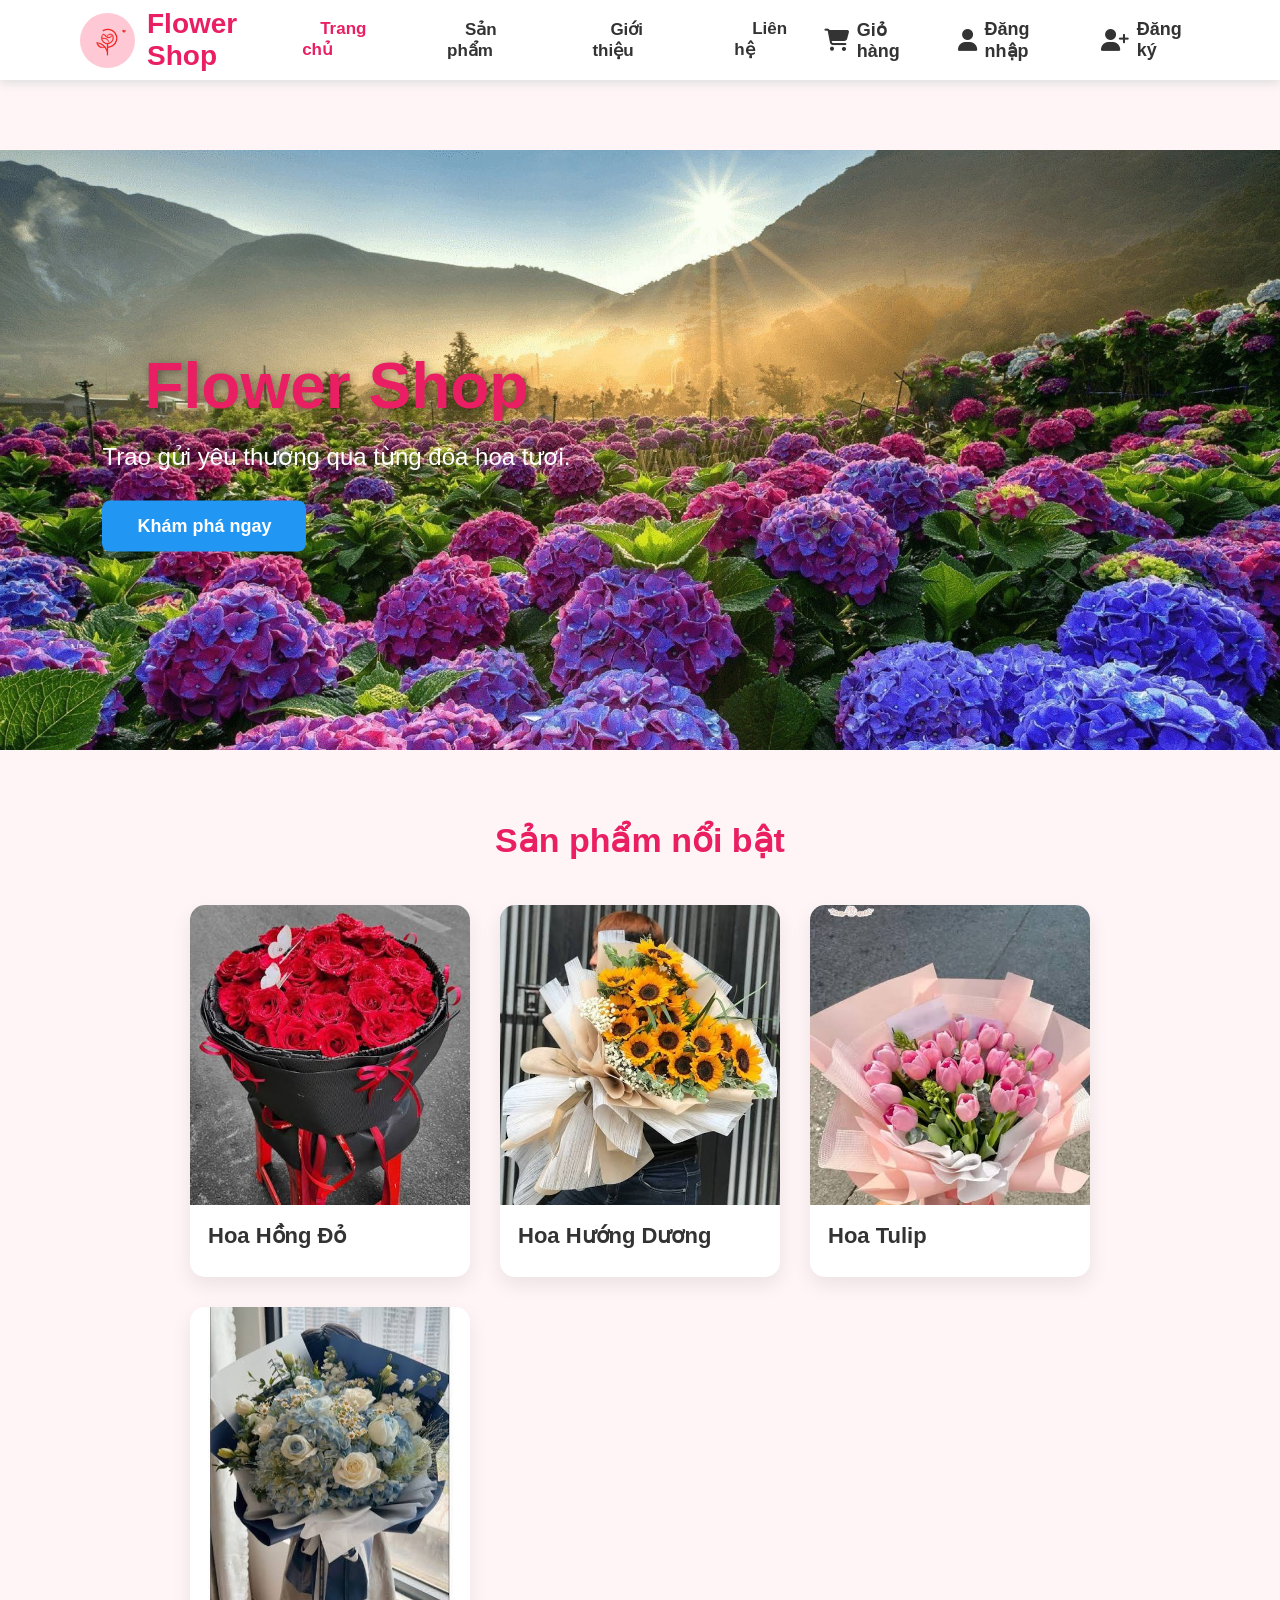
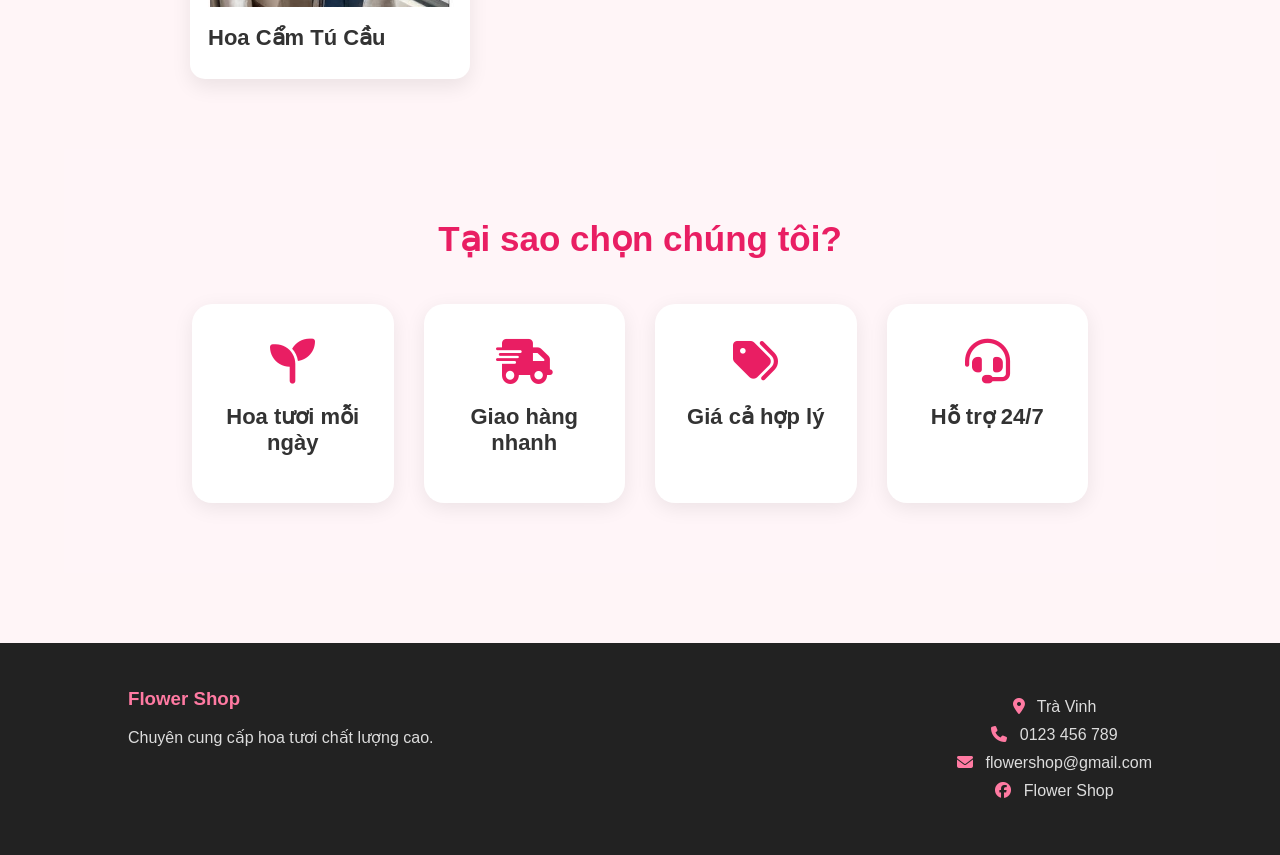
<file: index.html>
<!DOCTYPE html>
<html lang="vi">

<head>

    <meta charset="UTF-8">

    <meta name="viewport" content="width=device-width, initial-scale=1.0">

    <meta name="description" content="Website bán hoa Flower Shop">

    <title>Flower Shop</title>

    <link rel="stylesheet" href="css/trangindex.css">

    <link rel="stylesheet"
        href="https://cdnjs.cloudflare.com/ajax/libs/font-awesome/6.7.2/css/all.min.css">

</head>

<body>

    <!-- ================= HEADER ================= -->
<header>

    <div class="logo">

        <img src="assets/img/logo-shop-hoa-3.jpg">

        <h2>Flower Shop</h2>

    </div>


    <nav>

        <ul>

            <li>
                <a href="index.html" class="active">
                    Trang chủ
                </a>
            </li>


            <li>
                <a href="html/san-pham.html">
                    Sản phẩm
                </a>
            </li>


            <li>
                <a href="html/gioi-thieu.html">
                    Giới thiệu
                </a>
            </li>


            <li>
                <a href="html/lien-he.html">
                    Liên hệ
                </a>
            </li>

        </ul>

    </nav>



<div class="header-right">


    <a href="html/gio-hang.html">

        <i class="fa-solid fa-cart-shopping"></i>

        Giỏ hàng

    </a>



    <a href="html/dang-nhap.html">

        <i class="fa-solid fa-user"></i>

        Đăng nhập

    </a>



    <a href="html/dang-ky.html">

        <i class="fa-solid fa-user-plus"></i>

        Đăng ký

    </a>


</div>


</header>
    <!-- ================= BANNER ================= -->

    <section class="banner">

        <img src="assets/img/vuon-hoa-cam-tu-cau-banner.jpg"
            alt="Vườn hoa cẩm tú cầu">

        <div class="banner-content">

            <h1>Flower Shop</h1>

            <p>Trao gửi yêu thương qua từng đóa hoa tươi.</p>

            <a href="html/san-pham.html" class="btn-banner">

                Khám phá ngay

            </a>

        </div>

    </section>

    <section class="featured">

        <h2>Sản phẩm nổi bật</h2>

        <div class="product-list">

            <div class="product">

                <img src="assets/img/images.jpg" alt="Hoa Hồng Đỏ">

                <div class="product-content">

                    <h3> Hoa Hồng Đỏ</h3>

                
                 
                </div>

            </div>

            <div class="product">

                <img src="assets/img/images (1).jpg" alt="Hoa Hướng Dương">

                <div class="product-content">

                    <h3>Hoa Hướng Dương</h3>

                    

                
                </div>

            </div>

            <div class="product">

                <img src="assets/img/images (2).jpg" alt="Hoa Tulip">

                <div class="product-content">

                    <h3>Hoa Tulip</h3>

                   
                

                </div>

            </div>

            <div class="product">

                <img src="assets/img/images (3).jpg" alt="Hoa Cẩm Tú Cầu">

                <div class="product-content">

                    <h3>Hoa Cẩm Tú Cầu</h3>

                   

                </div>

            </div>

        </div>

    </section>

    <!-- ================= DỊCH VỤ ================= -->

    <section class="service">

        <h2>Tại sao chọn chúng tôi?</h2>

        <div class="service-list">

            <div class="box">

                <i class="fa-solid fa-seedling"></i>

                <h3>Hoa tươi mỗi ngày</h3>

            </div>

            <div class="box">

                <i class="fa-solid fa-truck-fast"></i>

                <h3>Giao hàng nhanh</h3>

            </div>

            <div class="box">

                <i class="fa-solid fa-tags"></i>

                <h3>Giá cả hợp lý</h3>

            </div>

            <div class="box">

                <i class="fa-solid fa-headset"></i>

                <h3>Hỗ trợ 24/7</h3>

            </div>

        </div>

    </section>

    <!-- ================= FOOTER ================= -->

    <footer>

        <div>

            <h3>Flower Shop</h3>

            <p>Chuyên cung cấp hoa tươi chất lượng cao.</p>

        </div>

        <div>

            <p>

                <i class="fa-solid fa-location-dot"></i>

                Trà Vinh

            </p>

            <p>

                <i class="fa-solid fa-phone"></i>

                0123 456 789

            </p>

            <p>

                <i class="fa-solid fa-envelope"></i>

                flowershop@gmail.com

            </p>

            <p>

                <i class="fa-brands fa-facebook"></i>

                Flower Shop

            </p>

        </div>

    </footer>

    <script src="js/data.js"></script>

    <script src="js/script.js"></script>

</body>

</html>
</file>
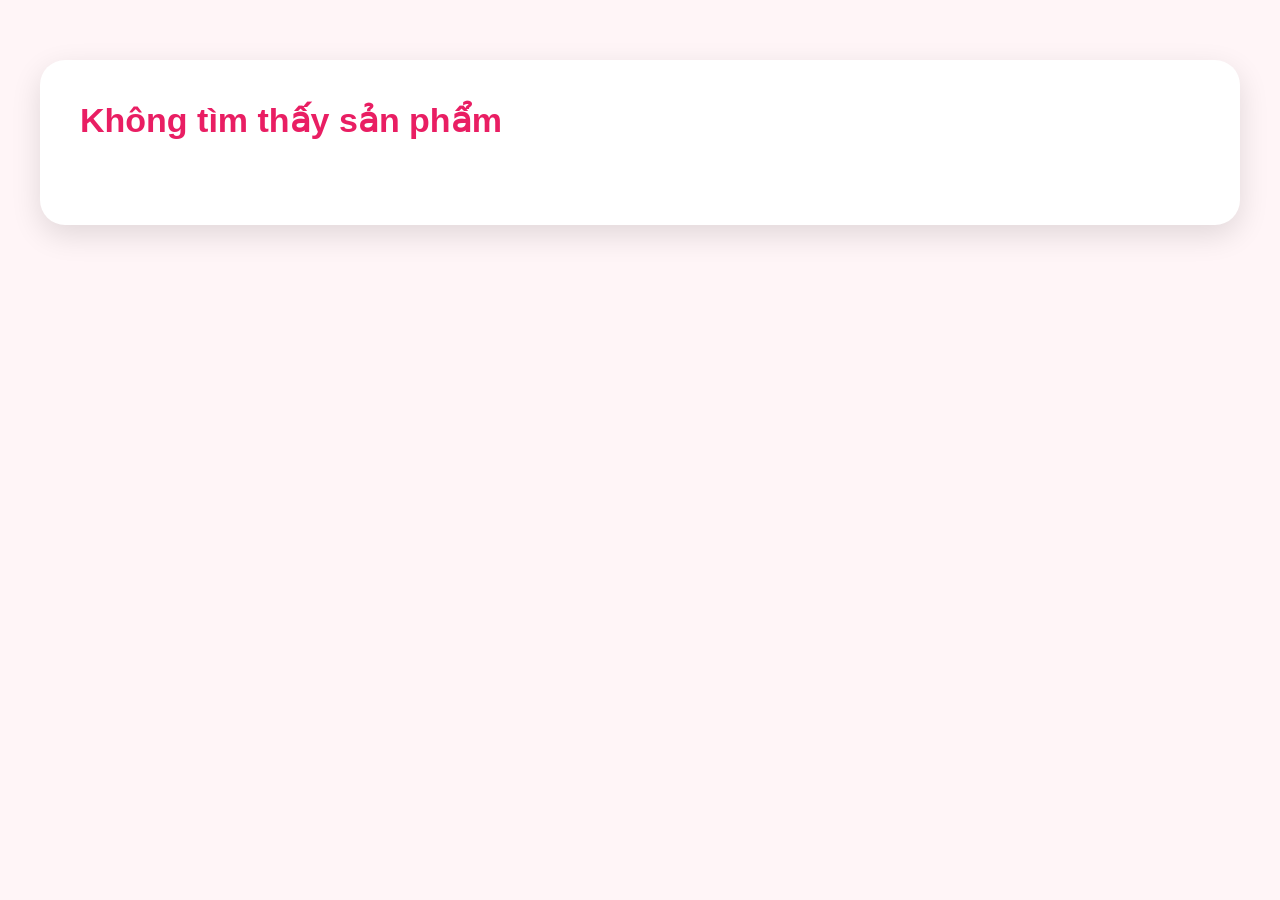
<file: html/chi-tiet.html>
<!DOCTYPE html>
<html lang="vi">

<head>

    <meta charset="UTF-8">

    <meta name="viewport" content="width=device-width, initial-scale=1.0">

    <title>Chi tiết sản phẩm | Flower Shop</title>


    <!-- CSS -->

    <link rel="stylesheet" href="../css/trangindex.css">


    <!-- Font Awesome -->

    <link rel="stylesheet"
          href="https://cdnjs.cloudflare.com/ajax/libs/font-awesome/6.7.2/css/all.min.css">

</head>


<body>


    <!-- CHI TIẾT SẢN PHẨM -->

    <section class="chi-tiet">


        <!-- Hình ảnh -->

        <div class="anh-hoa">

            <img id="anhSP" 
                 alt="Hình ảnh sản phẩm">

        </div>



        <!-- Thông tin -->

        <div class="thong-tin">


            <h1 id="tenSP"></h1>


            <h3 id="danhMuc"></h3>


            <div id="giaSP"></div>


         <p id="moTa"></p>
<div class="so-luong-mua">

    <span>Số lượng:</span>

    <button type="button" onclick="giamSoLuong()">-</button>

    <input
        type="number"
        id="soLuong"
        value="1"
        min="1"
        readonly>

    <button type="button" onclick="tangSoLuong()">+</button>

</div>
<div class="nut-chi-tiet">

    <button class="btn-gio" onclick="themGioHang()">

        <i class="fa-solid fa-cart-shopping"></i>

        Thêm vào giỏ hàng

    </button>

    <button class="btn-mua" onclick="muaNgay()">

        <i class="fa-solid fa-bag-shopping"></i>

        Mua ngay

    </button>

</div>
<!-- Nút quay lại -->

<a href="san-pham.html" class="btn-quay-lai">

    <i class="fa-solid fa-arrow-left"></i>

    Quay về sản phẩm

</a>
    </section>





    <!-- JAVASCRIPT -->

    <script src="../js/data.js"></script>

    <script src="../js/chi-tiet.js"></script>


</body>

</html>
</file>
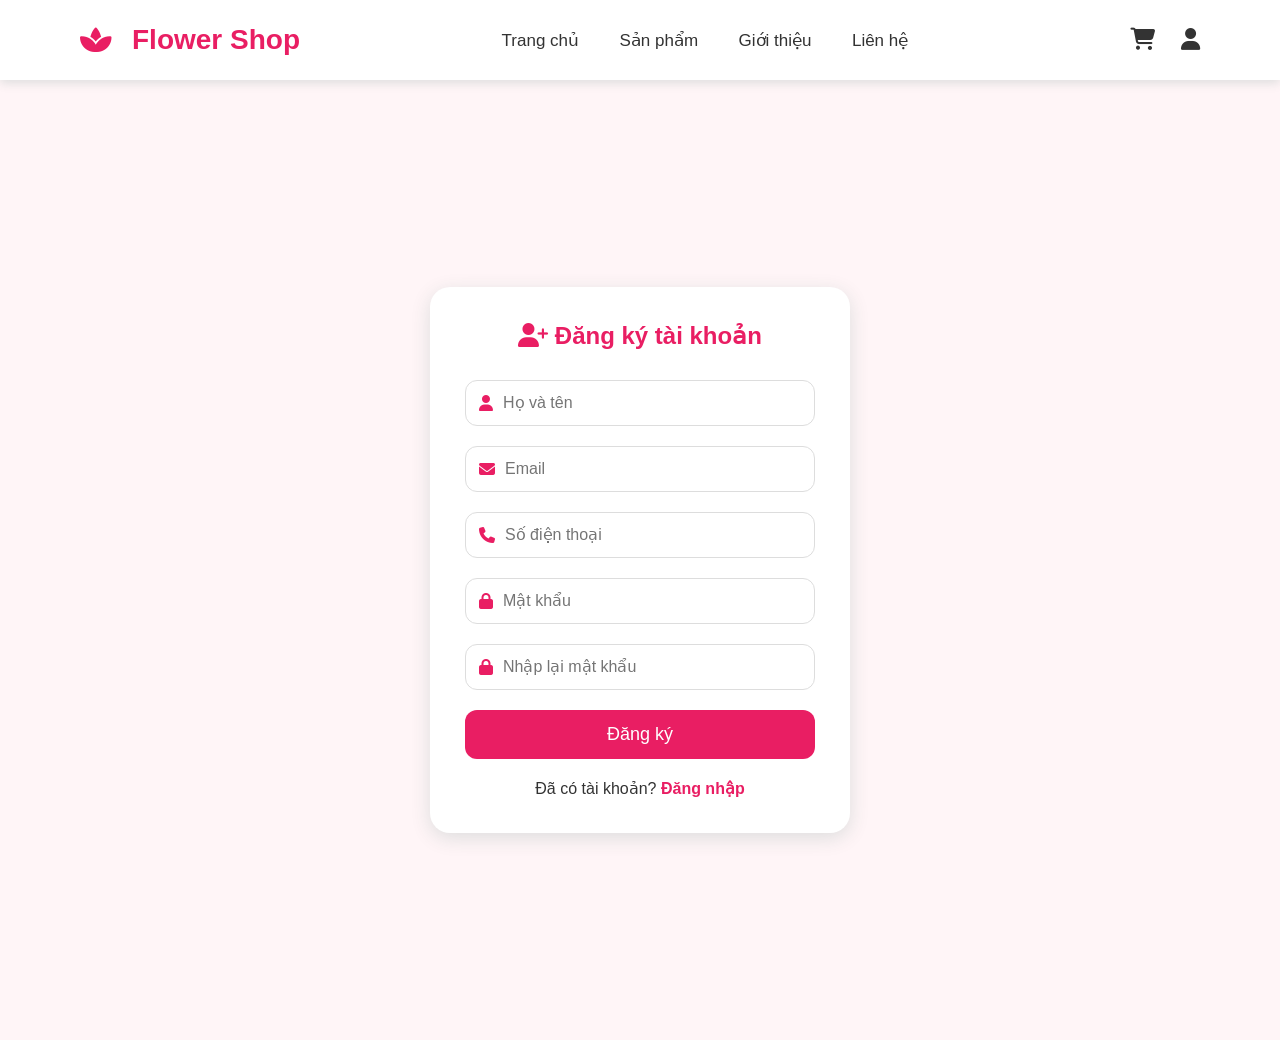
<file: html/dang-ky.html>
<!DOCTYPE html>
<html lang="vi">

<head>

    <meta charset="UTF-8">
    <meta name="viewport" content="width=device-width, initial-scale=1.0">

    <title>Đăng ký | Flower Shop</title>

    <link rel="stylesheet" href="../css/trangindex.css">

    <link rel="stylesheet"
        href="https://cdnjs.cloudflare.com/ajax/libs/font-awesome/6.7.2/css/all.min.css">

</head>


<body>


<header>

    <div class="logo">
        <i class="fa-solid fa-spa"></i>
        Flower Shop
    </div>


    <nav>
        <a href="../index.html">Trang chủ</a>
        <a href="san-pham.html">Sản phẩm</a>
        <a href="gioi-thieu.html">Giới thiệu</a>
        <a href="lien-he.html">Liên hệ</a>
    </nav>


    <div class="icon-header">

        <a href="gio-hang.html">
            <i class="fa-solid fa-cart-shopping"></i>
        </a>

        <a href="dang-nhap.html">
            <i class="fa-solid fa-user"></i>
        </a>

    </div>

</header>



<section class="register">

    <div class="box-register">

        <h1>
            <i class="fa-solid fa-user-plus"></i>
            Đăng ký tài khoản
        </h1>


        <form id="formDangKy">


            <div class="input-box">

                <i class="fa-solid fa-user"></i>

                <input 
                    type="text"
                    id="hoTen"
                    placeholder="Họ và tên"
                    required>

            </div>



            <div class="input-box">

                <i class="fa-solid fa-envelope"></i>

                <input 
                    type="email"
                    id="email"
                    placeholder="Email"
                    required>

            </div>



            <div class="input-box">

                <i class="fa-solid fa-phone"></i>

                <input 
                    type="text"
                    id="sdt"
                    placeholder="Số điện thoại"
                    required>

            </div>



            <div class="input-box">

                <i class="fa-solid fa-lock"></i>

                <input 
                    type="password"
                    id="matKhau"
                    placeholder="Mật khẩu"
                    required>

            </div>



            <div class="input-box">

                <i class="fa-solid fa-lock"></i>

                <input 
                    type="password"
                    id="nhapLai"
                    placeholder="Nhập lại mật khẩu"
                    required>

            </div>



            <button type="submit">
                Đăng ký
            </button>



            <p>
                Đã có tài khoản?
                <a href="dang-nhap.html">
                    Đăng nhập
                </a>
            </p>


        </form>


    </div>


</section>



<script src="../js/dangky.js"></script>


</body>

</html>
</file>
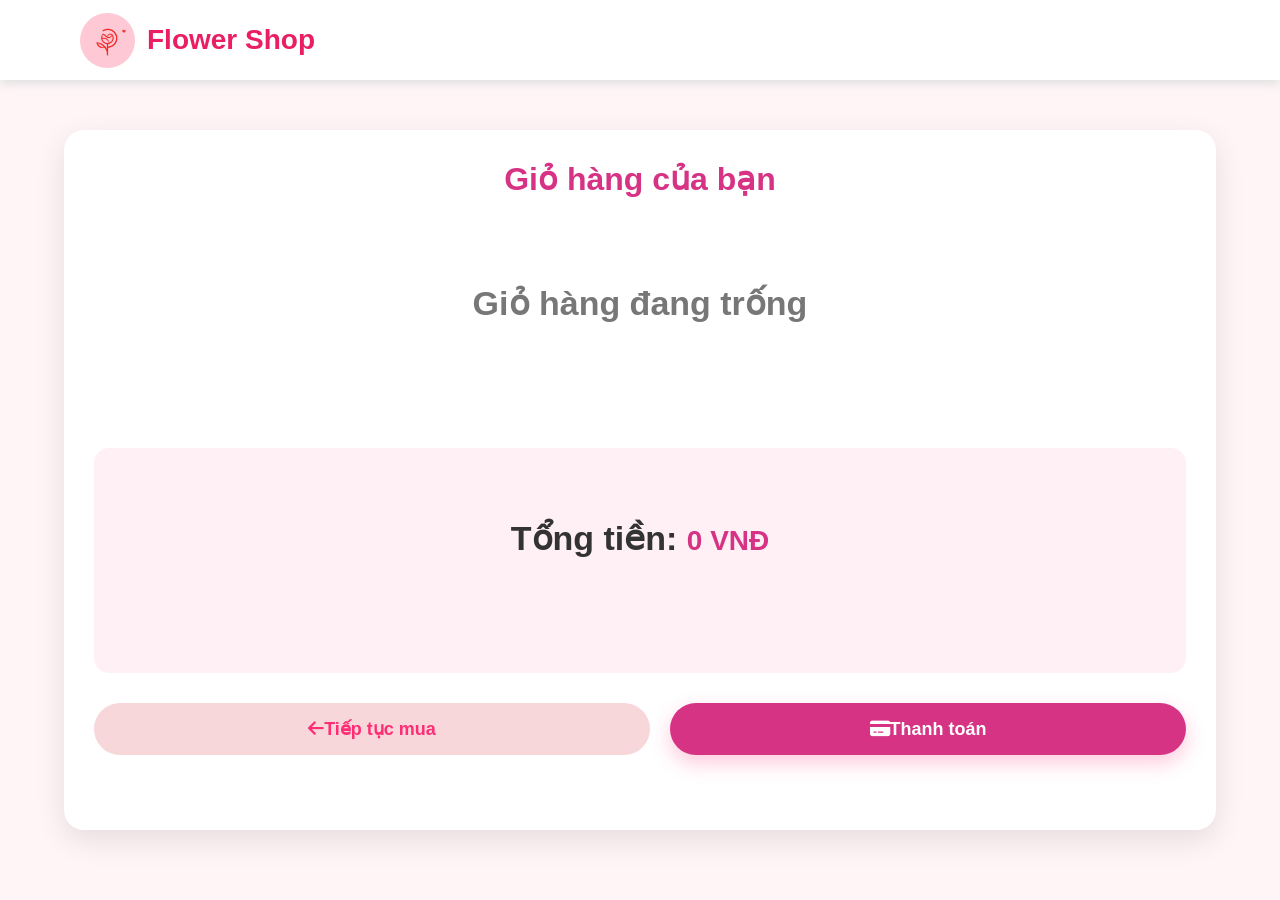
<file: html/gio-hang.html>
<!DOCTYPE html>
<html lang="vi">

<head>

    <meta charset="UTF-8">

    <meta name="viewport" content="width=device-width, initial-scale=1.0">

    <title>Giỏ hàng | Flower Shop</title>

    <link rel="stylesheet" href="../css/trangindex.css">

    <link rel="stylesheet"
        href="https://cdnjs.cloudflare.com/ajax/libs/font-awesome/6.7.2/css/all.min.css">

</head>

<body>

<header>

    <div class="logo">

        <img src="../assets/img/logo-shop-hoa-3.jpg">

        <h2>Flower Shop</h2>

    </div>

</header>

<section class="gio-hang">

    <h1>Giỏ hàng của bạn</h1>

    <div id="danhSachGioHang"></div>

    <div class="tong-tien">

        <h2>

            Tổng tiền:

            <span id="tongTien">0 VNĐ</span>

        </h2>

    </div>

   <div class="gio-hang-btn">

    <a href="san-pham.html" class="btn-back">

        <i class="fa-solid fa-arrow-left"></i>

        <span> Tiếp tục mua</span>

    </a>

    <button class="btn-buy" onclick="thanhToan()">

        <i class="fa-solid fa-credit-card "></i>

        <span> Thanh toán</span>

    </button>

</div>

</section>

<script src="../js/gio-hang.js"></script>

</body>

</html>
</file>
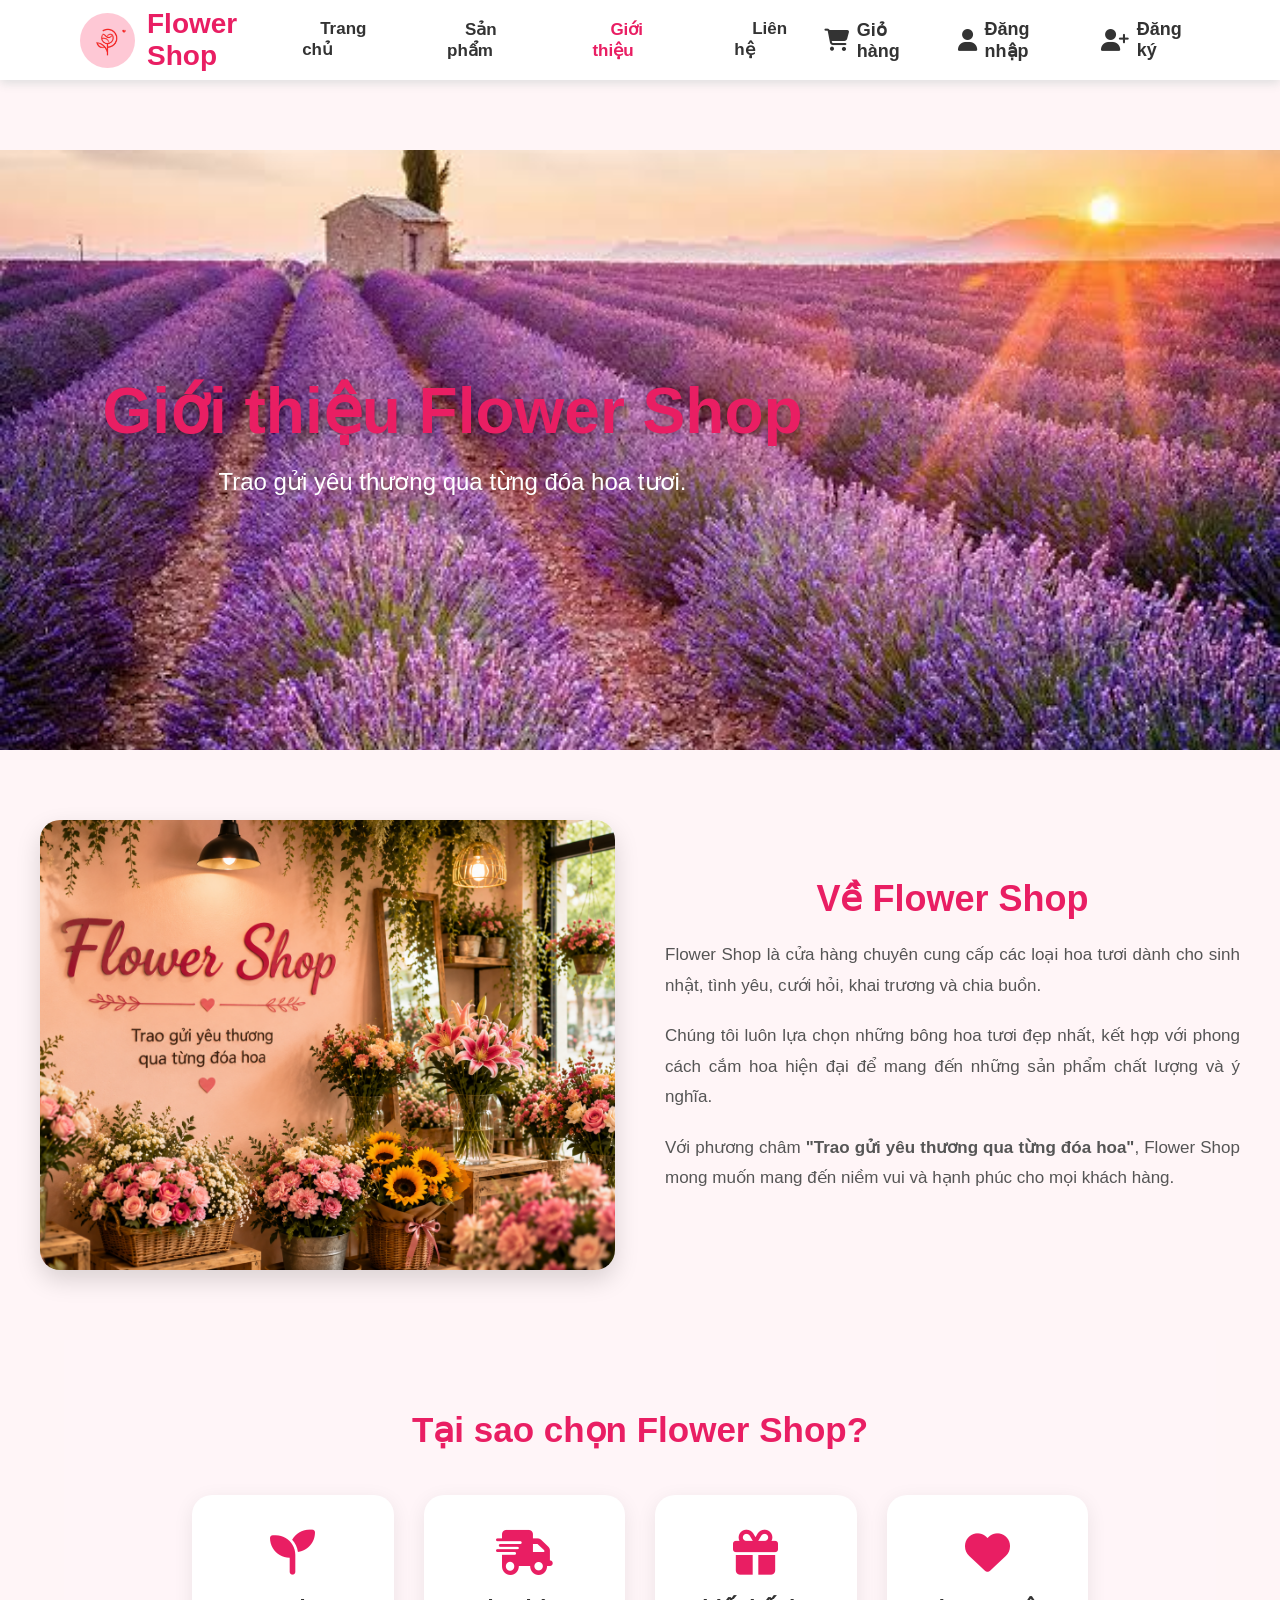
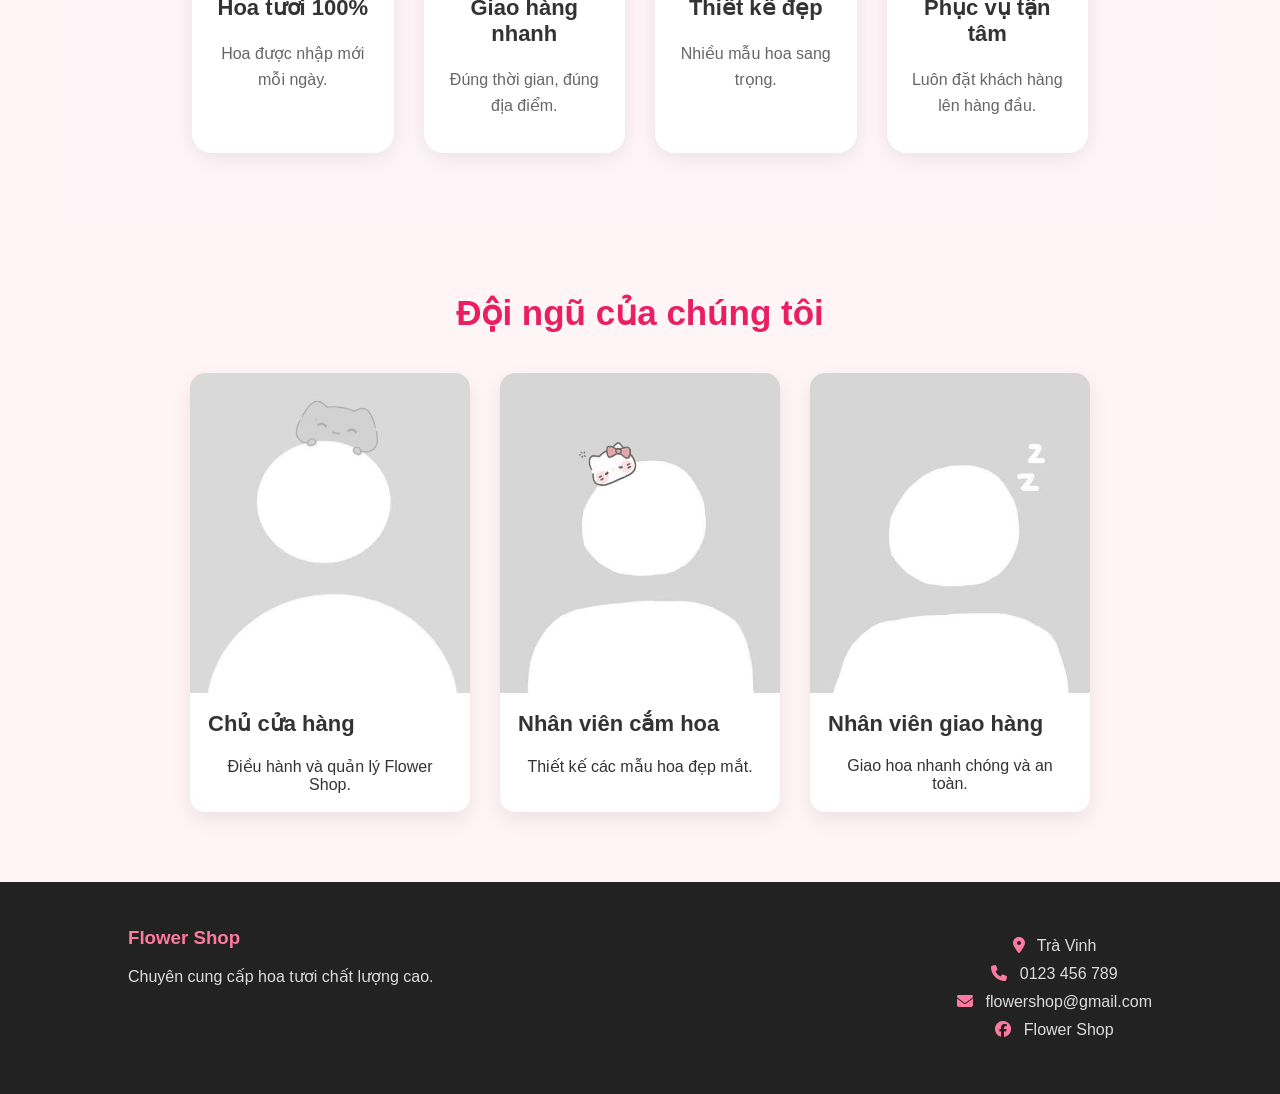
<file: html/gioi-thieu.html>
<!DOCTYPE html>
<html lang="vi">

<head>

    <meta charset="UTF-8">

    <meta name="viewport" content="width=device-width, initial-scale=1.0">

    <meta name="description" content="Giới thiệu Flower Shop">

    <title>Giới thiệu | Flower Shop</title>

    <link rel="stylesheet" href="../css/trangindex.css">

    <link rel="stylesheet"
        href="https://cdnjs.cloudflare.com/ajax/libs/font-awesome/6.7.2/css/all.min.css">

</head>

<body>

    <!-- ================= HEADER ================= -->

    <header>

        <div class="logo">

            <img src="../assets/img/logo-shop-hoa-3.jpg" alt="Logo">

            <h2>Flower Shop</h2>

        </div>

        <nav>

            <ul>

                <li><a href="../index.html">Trang chủ</a></li>

                <li><a href="san-pham.html">Sản phẩm</a></li>

                <li><a href="gioi-thieu.html" class="active">Giới thiệu</a></li>

                <li><a href="lien-he.html">Liên hệ</a></li>

            </ul>

        </nav>

        <div class="header-right">

            <a href="gio-hang.html">

                <i class="fa-solid fa-cart-shopping"></i>

                Giỏ hàng

            </a>

            <a href="dang-nhap.html">

                <i class="fa-solid fa-user"></i>

                Đăng nhập

            </a>

            <a href="dang-ky.html">

                <i class="fa-solid fa-user-plus"></i>

                Đăng ký

            </a>

        </div>

    </header>



    <!-- ================= BANNER ================= -->

    <section class="banner">

        <img src="../assets/img/gioithieu.jpg"
            alt="Flower Shop">

        <div class="banner-content">

            <h1>Giới thiệu Flower Shop</h1>

            <p>Trao gửi yêu thương qua từng đóa hoa tươi.</p>

        </div>

    </section>



    <!-- ================= GIỚI THIỆU ================= -->

    <section class="about">

        <div class="about-img">

            <img src="../assets/img/e3ca521b-26e5-402b-9a1a-b1836557b86d.png"
                alt="Cửa hàng hoa">

        </div>

        <div class="about-content">

            <h2>Về Flower Shop</h2>

            <p>

                Flower Shop là cửa hàng chuyên cung cấp các loại hoa tươi
                dành cho sinh nhật, tình yêu, cưới hỏi, khai trương và chia buồn.

            </p>

            <p>

                Chúng tôi luôn lựa chọn những bông hoa tươi đẹp nhất,
                kết hợp với phong cách cắm hoa hiện đại để mang đến
                những sản phẩm chất lượng và ý nghĩa.

            </p>

            <p>

                Với phương châm <b>"Trao gửi yêu thương qua từng đóa hoa"</b>,
                Flower Shop mong muốn mang đến niềm vui và hạnh phúc
                cho mọi khách hàng.

            </p>

        </div>

    </section>



    <!-- ================= TẠI SAO CHỌN CHÚNG TÔI ================= -->

    <section class="service">

        <h2>Tại sao chọn Flower Shop?</h2>

        <div class="service-list">

            <div class="box">

                <i class="fa-solid fa-seedling"></i>

                <h3>Hoa tươi 100%</h3>

                <p>Hoa được nhập mới mỗi ngày.</p>

            </div>

            <div class="box">

                <i class="fa-solid fa-truck-fast"></i>

                <h3>Giao hàng nhanh</h3>

                <p>Đúng thời gian, đúng địa điểm.</p>

            </div>

            <div class="box">

                <i class="fa-solid fa-gift"></i>

                <h3>Thiết kế đẹp</h3>

                <p>Nhiều mẫu hoa sang trọng.</p>

            </div>

            <div class="box">

                <i class="fa-solid fa-heart"></i>

                <h3>Phục vụ tận tâm</h3>

                <p>Luôn đặt khách hàng lên hàng đầu.</p>

            </div>

        </div>

    </section>



    <!-- ================= ĐỘI NGŨ ================= -->

    <section class="team">

        <h2>Đội ngũ của chúng tôi</h2>

        <div class="product-list">

            <div class="product">

                <img src="../assets/img/avt.jpg"
                    alt="Chủ cửa hàng">

                <div class="product-content">

                    <h3>Chủ cửa hàng</h3>

                    <p>Điều hành và quản lý Flower Shop.</p>

                </div>

            </div>

            <div class="product">

                <img src="../assets/img/avt2.jpg"
                    alt="Nhân viên cắm hoa">

                <div class="product-content">

                    <h3>Nhân viên cắm hoa</h3>

                    <p>Thiết kế các mẫu hoa đẹp mắt.</p>

                </div>

            </div>

            <div class="product">

                <img src="../assets/img/avt3.jpg"
                    alt="Nhân viên giao hàng">

                <div class="product-content">

                    <h3>Nhân viên giao hàng</h3>

                    <p>Giao hoa nhanh chóng và an toàn.</p>

                </div>

            </div>

        </div>

    </section>



    <!-- ================= FOOTER ================= -->

    <footer>

        <div>

            <h3>Flower Shop</h3>

            <p>Chuyên cung cấp hoa tươi chất lượng cao.</p>

        </div>

        <div>

            <p><i class="fa-solid fa-location-dot"></i> Trà Vinh</p>

            <p><i class="fa-solid fa-phone"></i> 0123 456 789</p>

            <p><i class="fa-solid fa-envelope"></i> flowershop@gmail.com</p>

            <p><i class="fa-brands fa-facebook"></i> Flower Shop</p>

        </div>

    </footer>

    <script src="../js/gioi-thieu.js"></script>

</body>

</html>
</file>
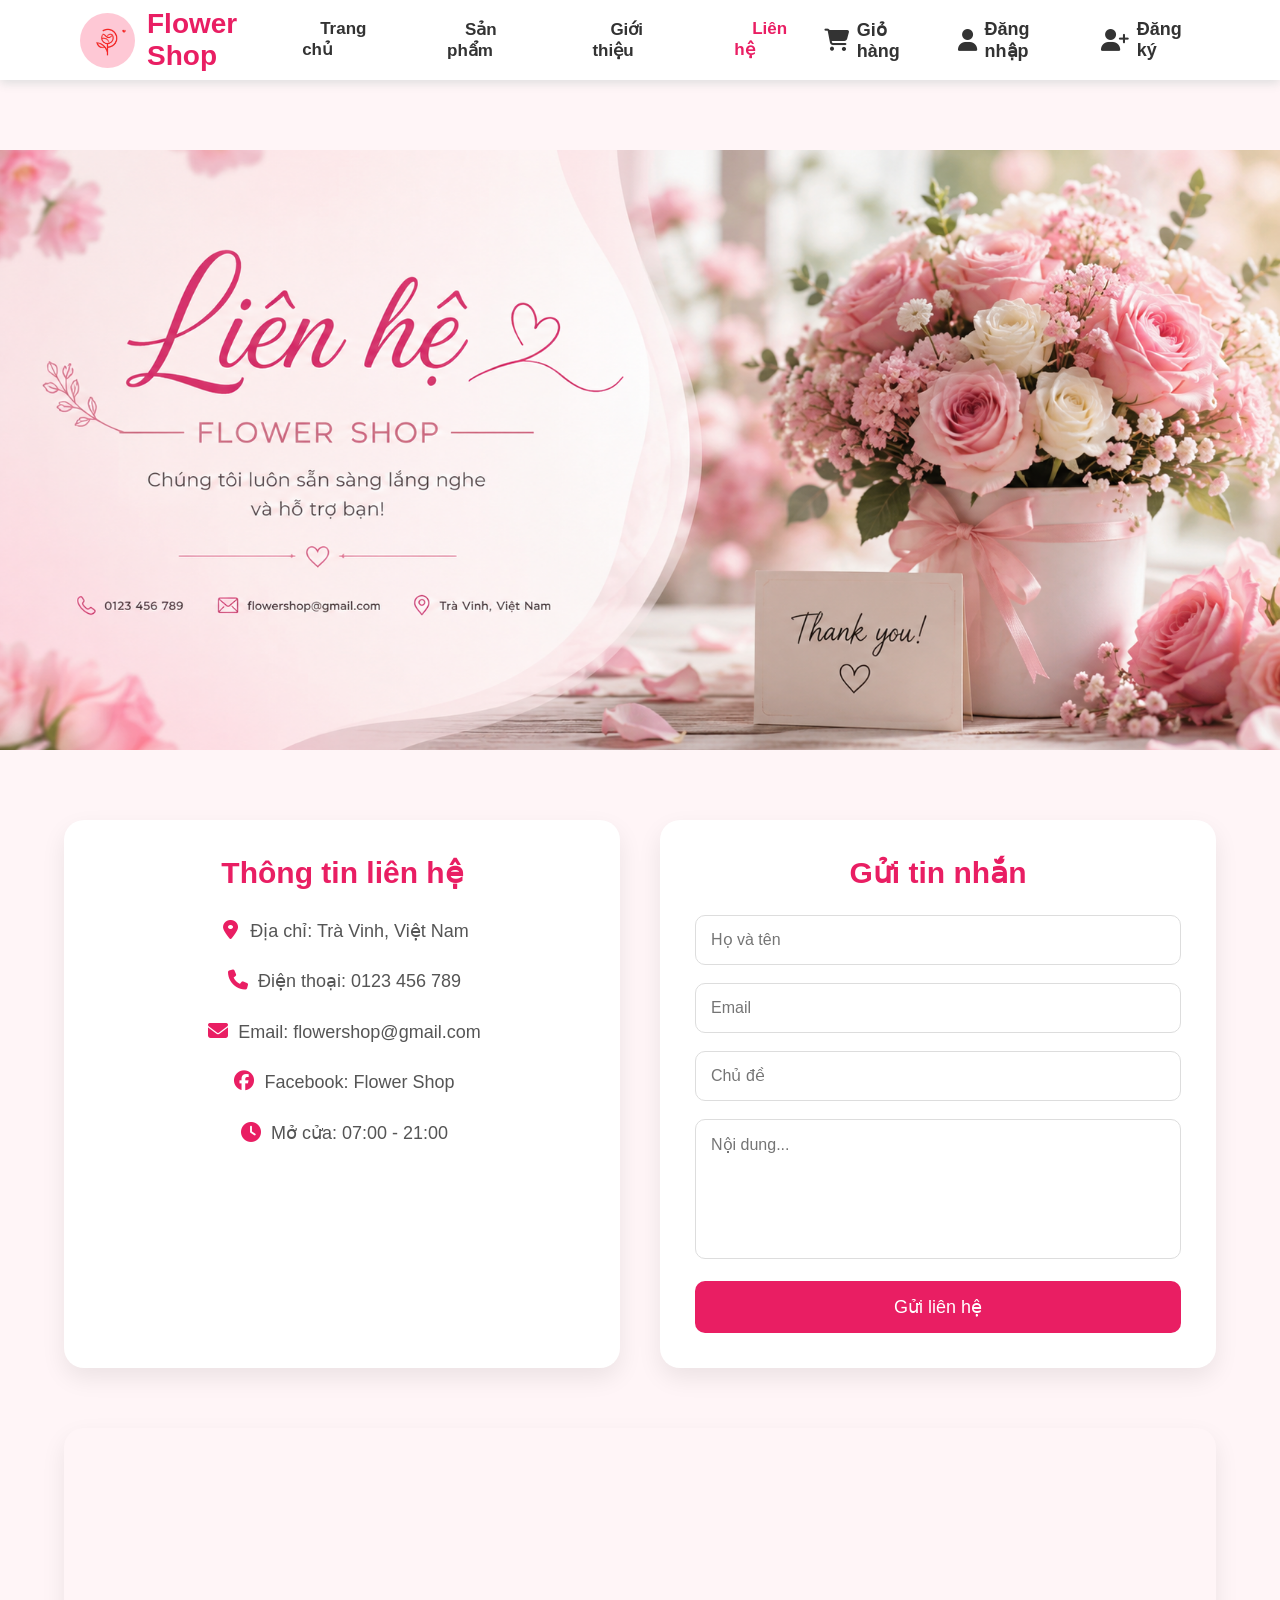
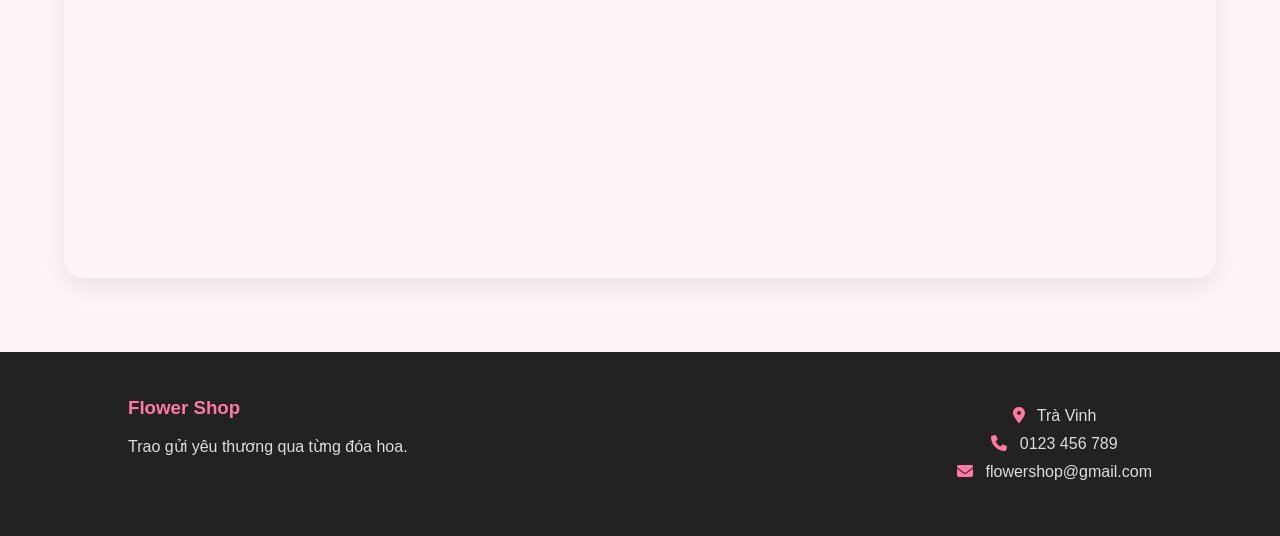
<file: html/lien-he.html>
<!DOCTYPE html>
<html lang="vi">

<head>

    <meta charset="UTF-8">

    <meta name="viewport" content="width=device-width, initial-scale=1.0">

    <title>Liên hệ | Flower Shop</title>

    <link rel="stylesheet" href="../css/trangindex.css">

    <link rel="stylesheet"
        href="https://cdnjs.cloudflare.com/ajax/libs/font-awesome/6.7.2/css/all.min.css">

</head>

<body>

    <!-- ================= HEADER ================= -->

    <header>

        <div class="logo">

            <img src="../assets/img/logo-shop-hoa-3.jpg" alt="Logo">

            <h2>Flower Shop</h2>

        </div>

        <nav>

            <ul>

                <li><a href="../index.html">Trang chủ</a></li>

                <li><a href="san-pham.html">Sản phẩm</a></li>

                <li><a href="gioi-thieu.html">Giới thiệu</a></li>

                <li><a href="lien-he.html" class="active">Liên hệ</a></li>

            </ul>

        </nav>

        <div class="header-right">

            <a href="gio-hang.html">

                <i class="fa-solid fa-cart-shopping"></i>

                Giỏ hàng

            </a>

            <a href="dang-nhap.html">

                <i class="fa-solid fa-user"></i>

                Đăng nhập

            </a>

            <a href="dang-ky.html">

                <i class="fa-solid fa-user-plus"></i>

                Đăng ký

            </a>

        </div>

    </header>



    <!-- ================= BANNER ================= -->

    <section class="banner">

        <img src="../assets/img/lienhe.png"
            alt="Liên hệ">


    </section>



    <!-- ================= THÔNG TIN ================= -->

    <section class="contact">

        <div class="contact-info">

            <h2>Thông tin liên hệ</h2>

            <p>

                <i class="fa-solid fa-location-dot"></i>

                Địa chỉ: Trà Vinh, Việt Nam

            </p>

            <p>

                <i class="fa-solid fa-phone"></i>

                Điện thoại: 0123 456 789

            </p>

            <p>

                <i class="fa-solid fa-envelope"></i>

                Email: flowershop@gmail.com

            </p>

            <p>

                <i class="fa-brands fa-facebook"></i>

                Facebook: Flower Shop

            </p>

            <p>

                <i class="fa-solid fa-clock"></i>

                Mở cửa: 07:00 - 21:00

            </p>

        </div>



        <div class="contact-form">

            <h2>Gửi tin nhắn</h2>

            <form id="formLienHe">

                <input
                    type="text"
                    id="hoTen"
                    placeholder="Họ và tên">

                <input
                    type="email"
                    id="email"
                    placeholder="Email">

                <input
                    type="text"
                    id="chuDe"
                    placeholder="Chủ đề">

                <textarea
                    id="noiDung"
                    rows="6"
                    placeholder="Nội dung..."></textarea>

                <button
                    type="button"
                    onclick="guiLienHe()">

                    Gửi liên hệ

                </button>

            </form>

        </div>

    </section>



    <!-- ================= MAP ================= -->

    <section class="map">

        <iframe
            src="https://www.google.com/maps?q=Tra+Vinh&output=embed"
            loading="lazy">
        </iframe>

    </section>



    <!-- ================= FOOTER ================= -->

    <footer>

        <div>

            <h3>Flower Shop</h3>

            <p>

                Trao gửi yêu thương qua từng đóa hoa.

            </p>

        </div>

        <div>

            <p>

                <i class="fa-solid fa-location-dot"></i>

                Trà Vinh

            </p>

            <p>

                <i class="fa-solid fa-phone"></i>

                0123 456 789

            </p>

            <p>

                <i class="fa-solid fa-envelope"></i>

                flowershop@gmail.com

            </p>

        </div>

    </footer>



    <script src="../js/lien-he.js"></script>

</body>

</html>
</file>
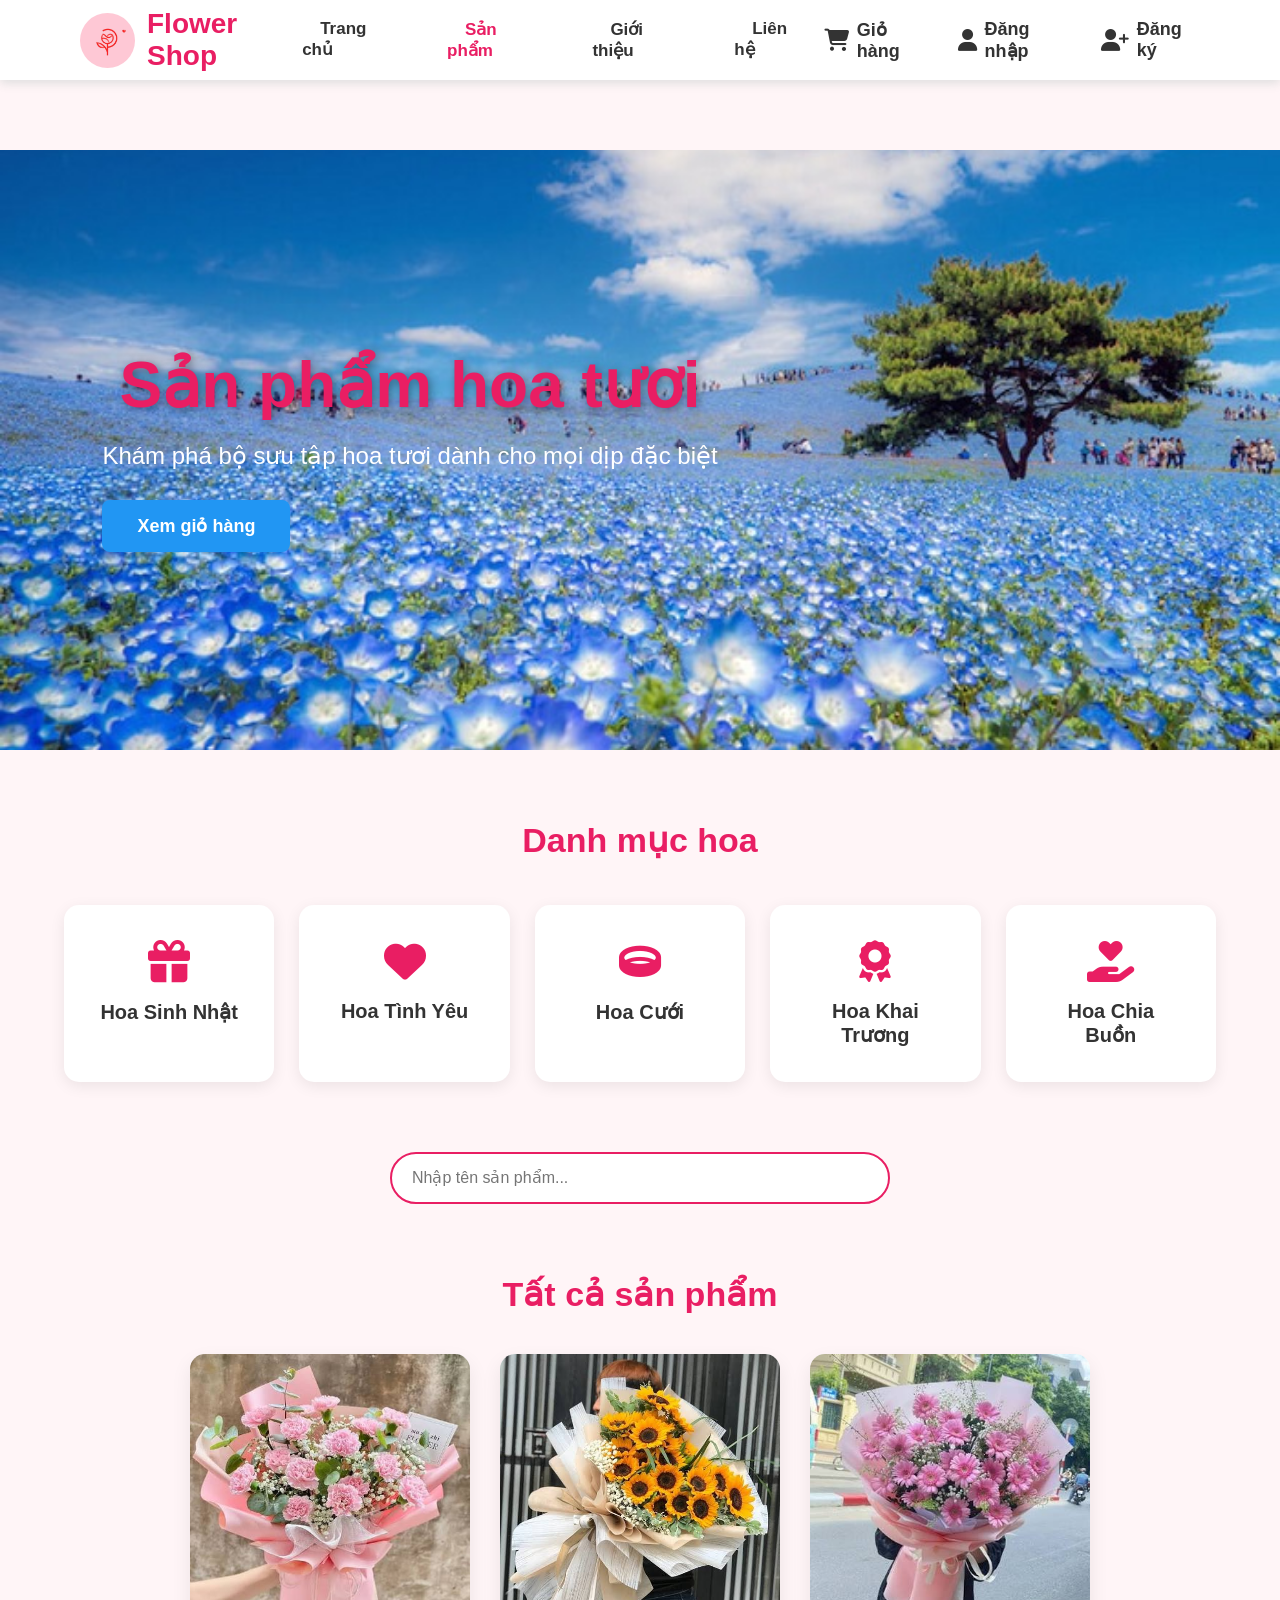
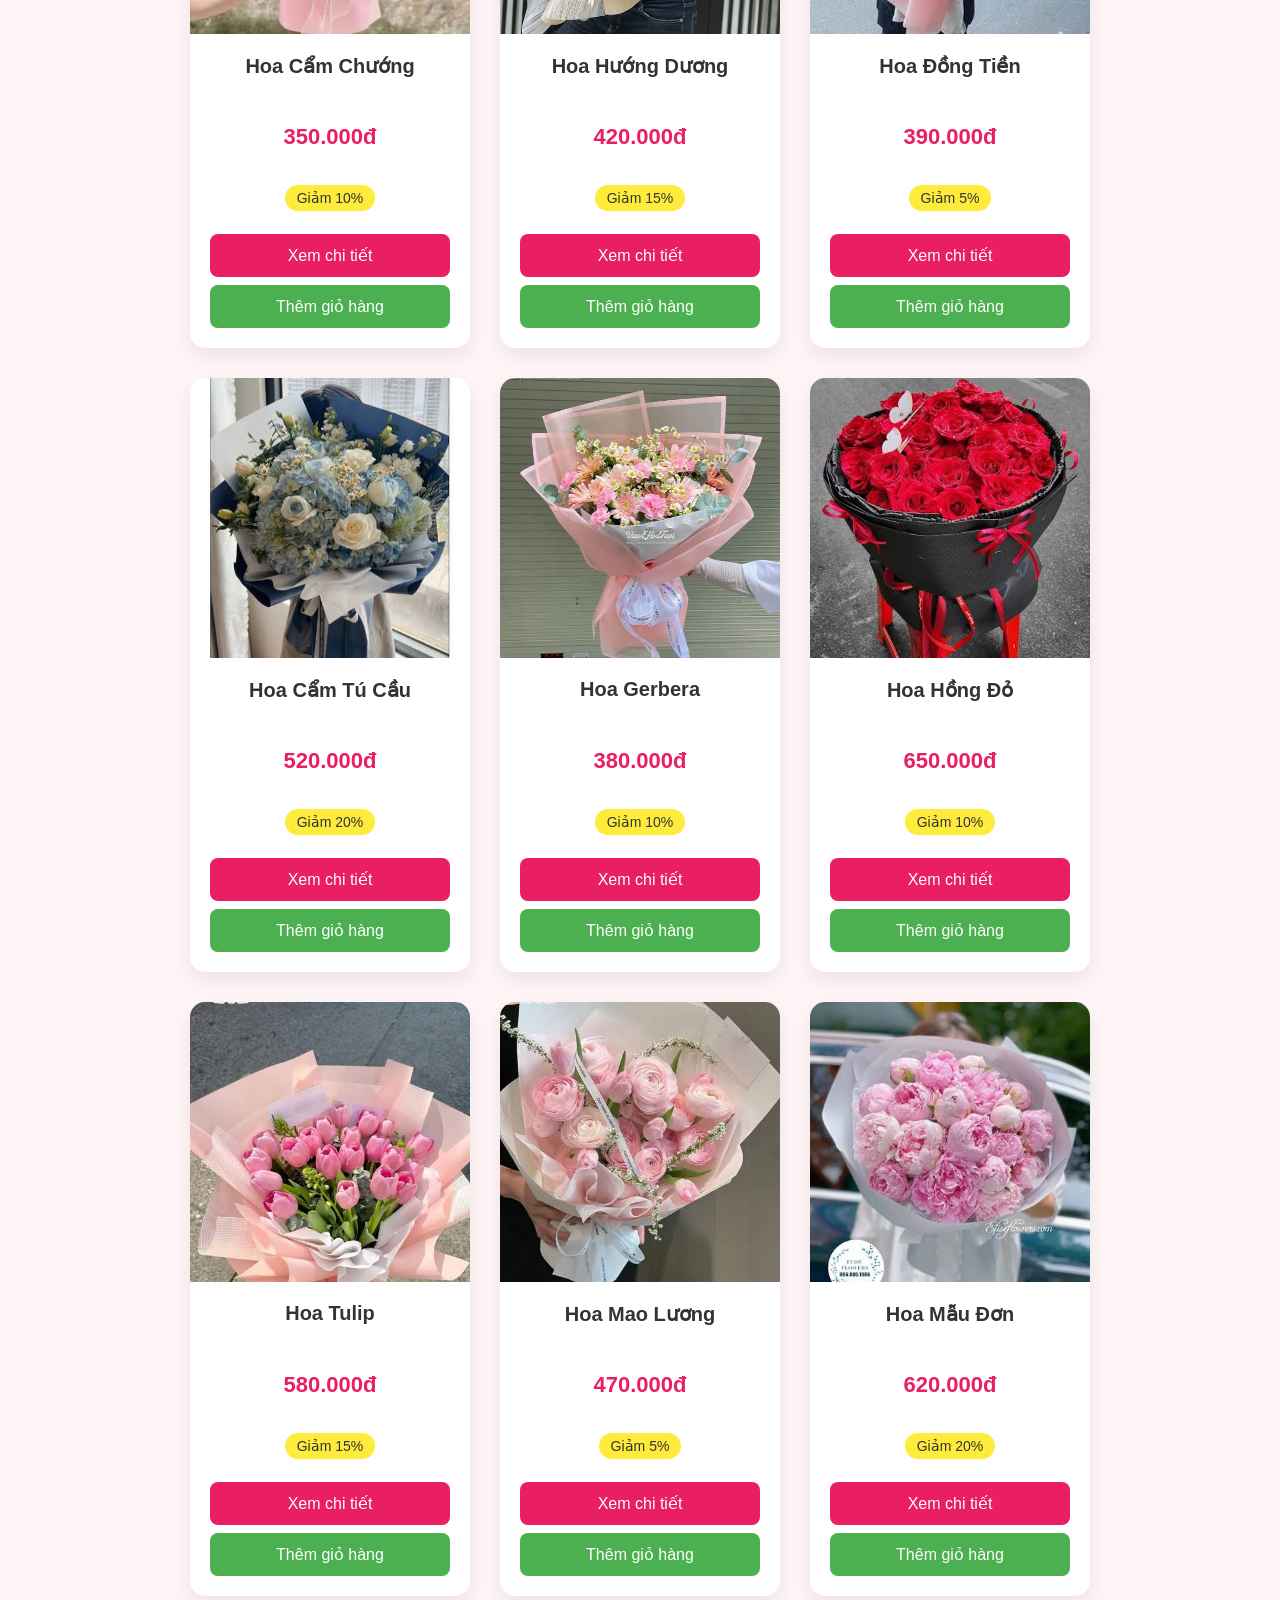
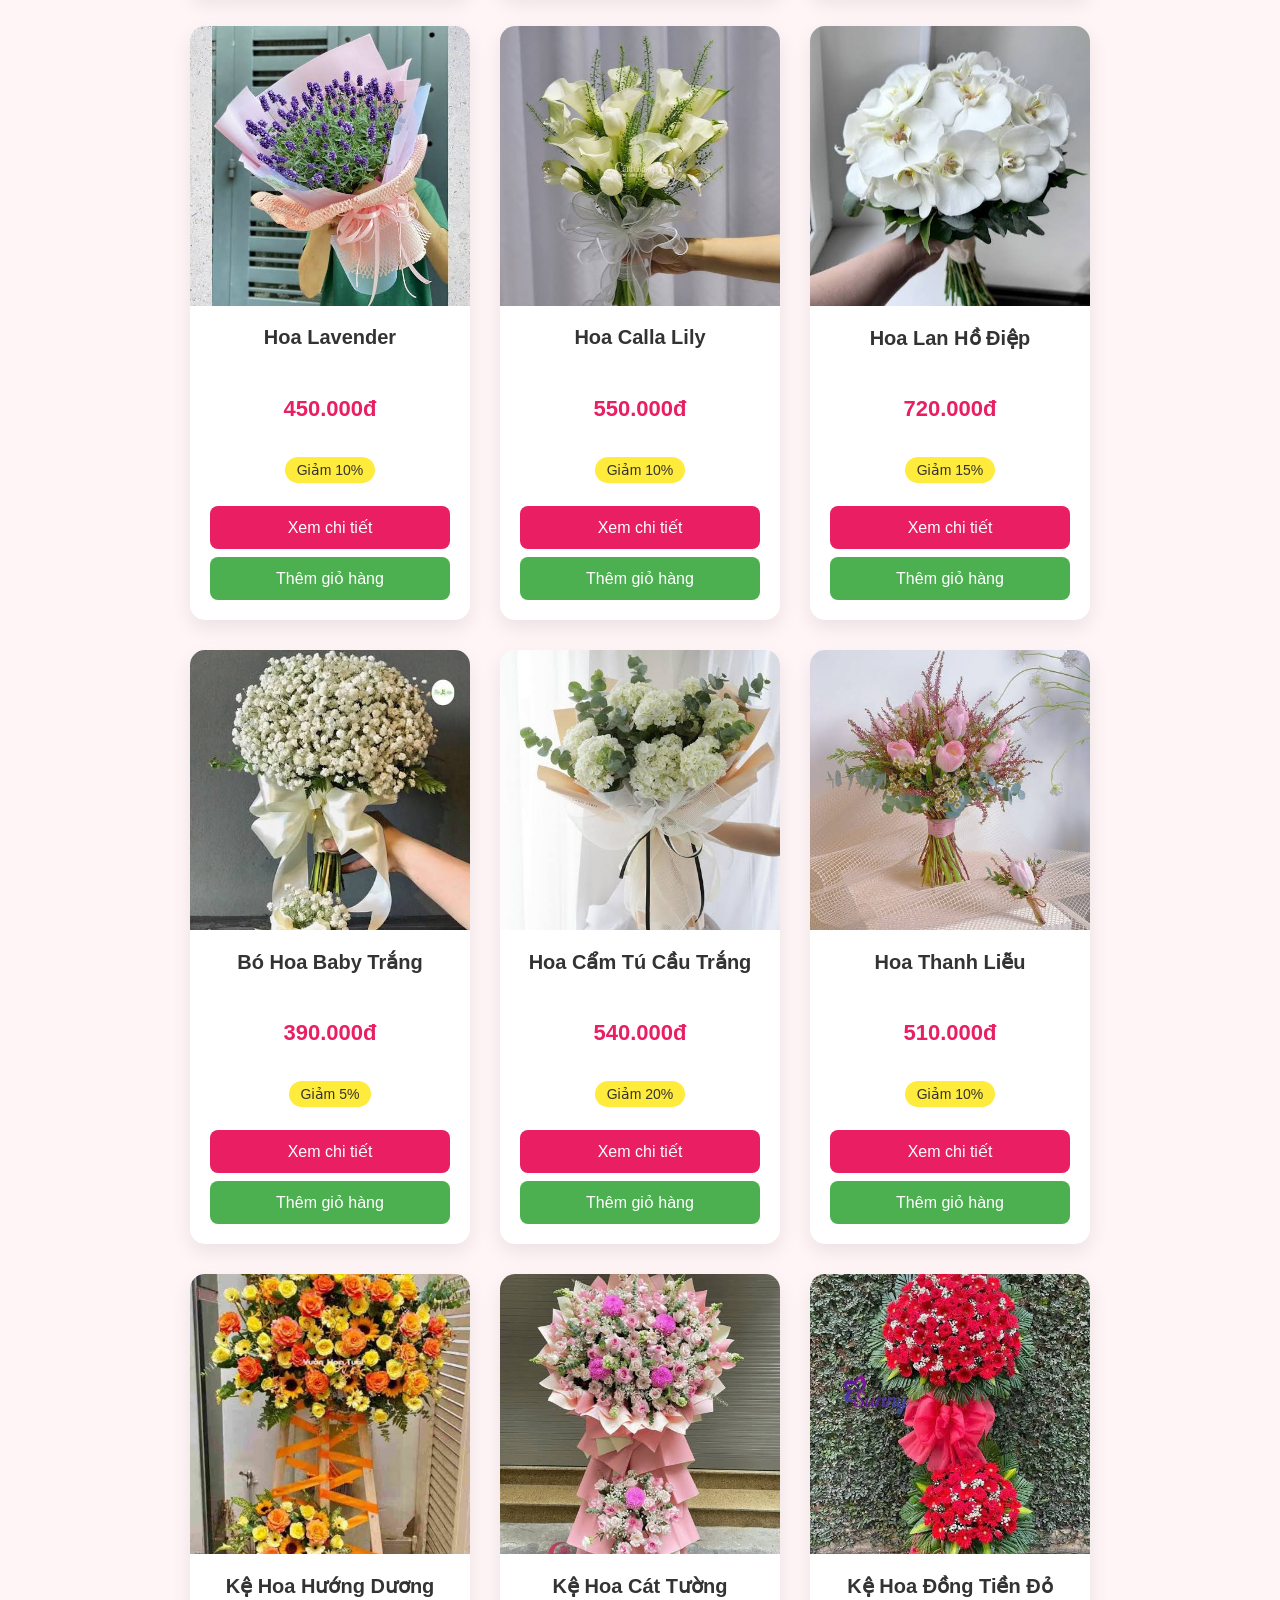
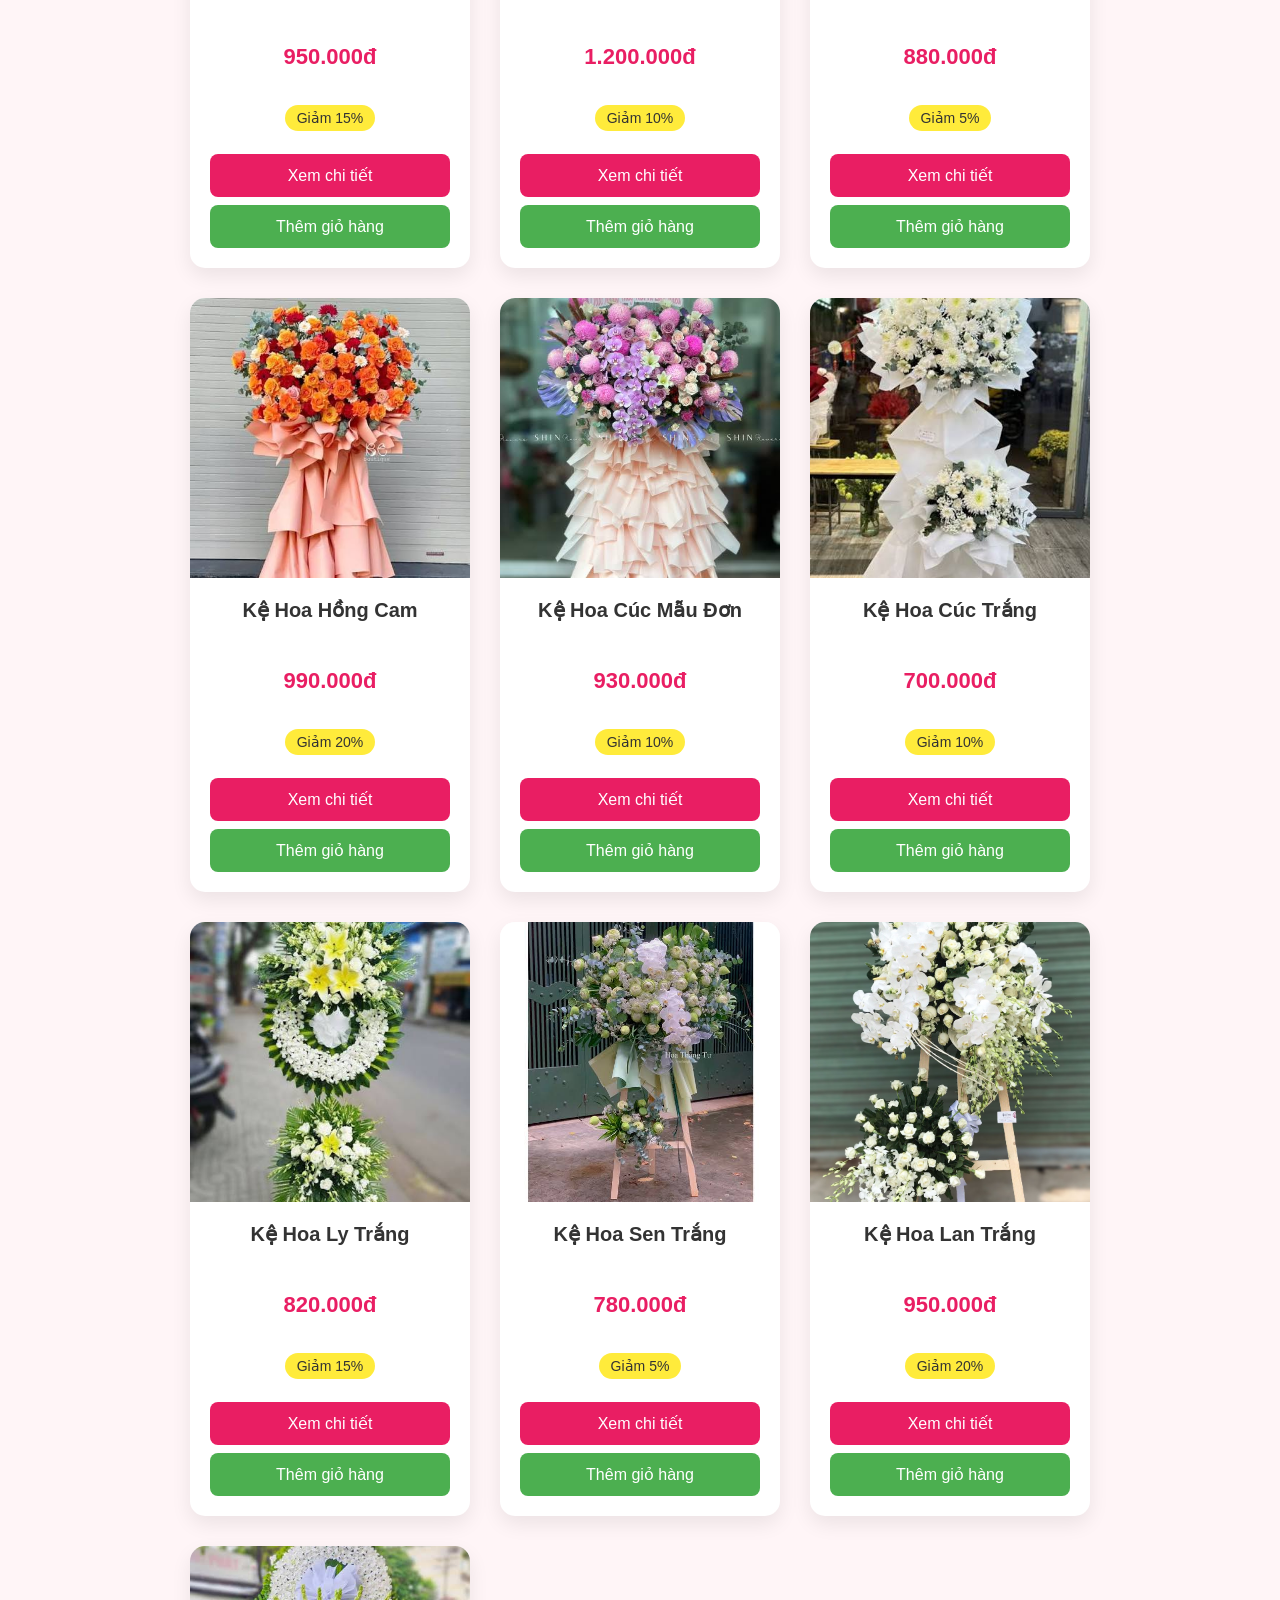
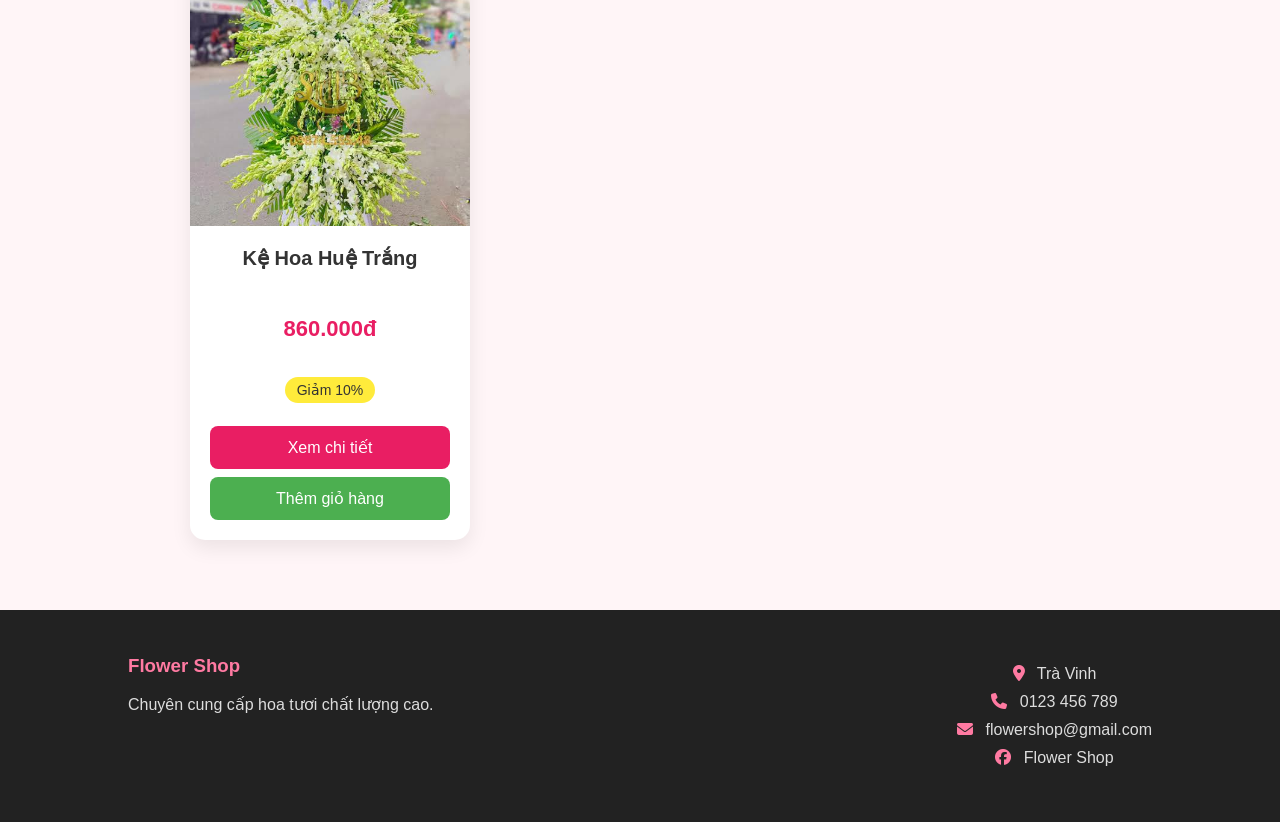
<file: html/san-pham.html>
<!DOCTYPE html>
<html lang="vi">

<head>

    <meta charset="UTF-8">

    <meta name="viewport" content="width=device-width, initial-scale=1.0">

    <title>Sản phẩm | Flower Shop</title>

    <link rel="stylesheet" href="../css/trangindex.css">

    <link rel="stylesheet"
        href="https://cdnjs.cloudflare.com/ajax/libs/font-awesome/6.7.2/css/all.min.css">

</head>

<body>

    <!-- ================= HEADER ================= -->

    <header>

        <div class="logo">

            <img src="../assets/img/logo-shop-hoa-3.jpg" alt="Logo Flower Shop">

            <h2>Flower Shop</h2>

        </div>

        <nav>

            <ul>

                <li>

                    <a href="../index.html">

                        Trang chủ

                    </a>

                </li>

                <li>

                    <a href="san-pham.html" class="active">

                        Sản phẩm

                    </a>

                </li>

                <li>

                    <a href="gioi-thieu.html">

                        Giới thiệu

                    </a>

                </li>

                <li>

                    <a href="lien-he.html">

                        Liên hệ

                    </a>

                </li>

            </ul>

        </nav>

        <div class="header-right">

            <a href="gio-hang.html">

                <i class="fa-solid fa-cart-shopping"></i>

                Giỏ hàng

            </a>

            <a href="dang-nhap.html">

                <i class="fa-solid fa-user"></i>

                Đăng nhập

            </a>

            <a href="dang-ky.html">

                <i class="fa-solid fa-user-plus"></i>

                Đăng ký

            </a>

        </div>

    </header>



    <!-- ================= BANNER ================= -->

    <section class="banner">

        <img src="../assets/img/vuon-hoa-hitachi-thien-duong-hoa-cua-nhat-ban.jpg"
            alt="Vườn hoa">

        <div class="banner-content">

            <h1>Sản phẩm hoa tươi</h1>

            <p>

                Khám phá bộ sưu tập hoa tươi dành cho mọi dịp đặc biệt

            </p>

            <a href="gio-hang.html" class="btn-banner">

                Xem giỏ hàng

            </a>

        </div>

    </section>



    <!-- ================= DANH MỤC ================= -->

    <section class="category">

        <h2>Danh mục hoa</h2>

        <div class="category-list">

            <div class="card" onclick="locDanhMuc('Hoa Sinh Nhật')">

                <i class="fa-solid fa-gift"></i>

                <h3>Hoa Sinh Nhật</h3>

            </div>

            <div class="card" onclick="locDanhMuc('Hoa Tình Yêu')">

                <i class="fa-solid fa-heart"></i>

                <h3>Hoa Tình Yêu</h3>

            </div>

            <div class="card" onclick="locDanhMuc('Hoa Cưới')">

                <i class="fa-solid fa-ring"></i>

                <h3>Hoa Cưới</h3>

            </div>

            <div class="card" onclick="locDanhMuc('Hoa Khai Trương')">

                <i class="fa-solid fa-award"></i>

                <h3>Hoa Khai Trương</h3>

            </div>

            <div class="card" onclick="locDanhMuc('Hoa Chia Buồn')">

                <i class="fa-solid fa-hand-holding-heart"></i>

                <h3>Hoa Chia Buồn</h3>

            </div>

        </div>

    </section>



    <!-- ================= TÌM KIẾM ================= -->

    <section class="search">

        <input
            type="text"
            id="txtTimKiem"
            placeholder="Nhập tên sản phẩm..."
            onkeyup="timKiemSanPham()">


    </section>



    <!-- ================= SẢN PHẨM ================= -->

    <section class="products" id="sanPham">

        <h2>

            Tất cả sản phẩm

        </h2>

        <div id="danhSachSanPham" class="product-list">

        </div>

    </section>



    <!-- ================= FOOTER ================= -->

    <footer>

        <div>

            <h3>

                Flower Shop

            </h3>

            <p>

                Chuyên cung cấp hoa tươi chất lượng cao.

            </p>

        </div>

        <div>

            <p>

                <i class="fa-solid fa-location-dot"></i>

                Trà Vinh

            </p>

            <p>

                <i class="fa-solid fa-phone"></i>

                0123 456 789

            </p>

            <p>

                <i class="fa-solid fa-envelope"></i>

                flowershop@gmail.com

            </p>

            <p>

                <i class="fa-brands fa-facebook"></i>

                Flower Shop

            </p>

        </div>

    </footer>

    <script src="../js/data.js"></script>

    <script src="../js/san-pham.js"></script>

</body>

</html>
</file>
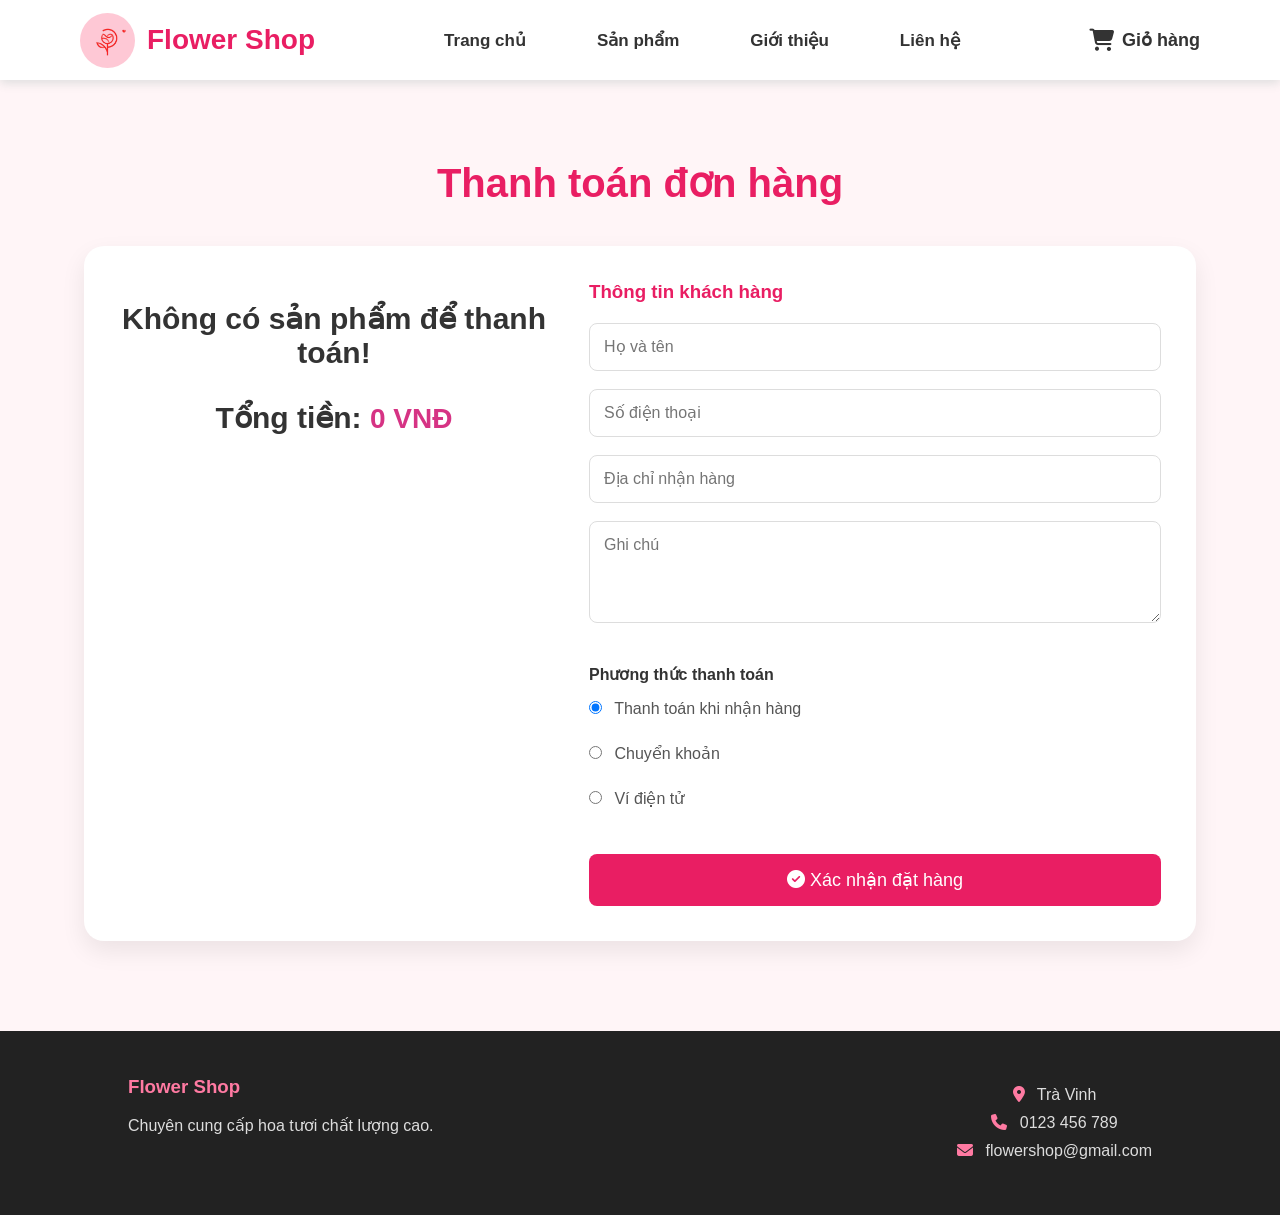
<file: html/thanh-toan.html>
<!DOCTYPE html>
<html lang="vi">

<head>

    <meta charset="UTF-8">

    <meta name="viewport" content="width=device-width, initial-scale=1.0">

    <title>Thanh toán | Flower Shop</title>

    <link rel="stylesheet" href="../css/trangindex.css">

    <link rel="stylesheet"
        href="https://cdnjs.cloudflare.com/ajax/libs/font-awesome/6.7.2/css/all.min.css">

</head>

<body>

    <!-- ================= HEADER ================= -->

    <header>

        <div class="logo">

            <img src="../assets/img/logo-shop-hoa-3.jpg">

            <h2>Flower Shop</h2>

        </div>

        <nav>

            <ul>

                <li><a href="../index.html">Trang chủ</a></li>

                <li><a href="san-pham.html">Sản phẩm</a></li>

                <li><a href="gioi-thieu.html">Giới thiệu</a></li>

                <li><a href="lien-he.html">Liên hệ</a></li>

            </ul>

        </nav>

        <div class="header-right">

            <a href="gio-hang.html">

                <i class="fa-solid fa-cart-shopping"></i>

                Giỏ hàng

            </a>

        </div>

    </header>



    <!-- ================= THANH TOÁN ================= -->

    <section class="thanh-toan">

        <h2>Thanh toán đơn hàng</h2>

        <div class="thanh-toan-box">

<!-- Danh sách sản phẩm -->

<div class="san-pham-mua">

    <div id="sanPhamThanhToan"></div>

    <div class="tong-thanh-toan">

        <h3>
            Tổng tiền:
            <span id="tongTien">0 VNĐ</span>
        </h3>

    </div>

</div>

            <!-- Thông tin -->

            <div class="form-thanh-toan">

                <h3>Thông tin khách hàng</h3>

                <input
                    type="text"
                    id="hoTen"
                    placeholder="Họ và tên">

                <input
                    type="tel"
                    id="sdt"
                    placeholder="Số điện thoại">

                <input
                    type="text"
                    id="diaChi"
                    placeholder="Địa chỉ nhận hàng">

                <textarea
                    id="ghiChu"
                    placeholder="Ghi chú"
                    rows="4"></textarea>

                <h4>Phương thức thanh toán</h4>

                <label>

                    <input type="radio"
                        name="tt"
                        checked>

                    Thanh toán khi nhận hàng

                </label>

                <label>

                    <input type="radio"
                        name="tt">

                    Chuyển khoản

                </label>

                <label>

                    <input type="radio"
                        name="tt">

                    Ví điện tử

                </label>

                <button onclick="datHang()">

                    <i class="fa-solid fa-circle-check"></i>

                    Xác nhận đặt hàng

                </button>

            </div>

        </div>

    </section>



    <!-- ================= FOOTER ================= -->

    <footer>

        <div>

            <h3>Flower Shop</h3>

            <p>Chuyên cung cấp hoa tươi chất lượng cao.</p>

        </div>

        <div>

            <p>

                <i class="fa-solid fa-location-dot"></i>

                Trà Vinh

            </p>

            <p>

                <i class="fa-solid fa-phone"></i>

                0123 456 789

            </p>

            <p>

                <i class="fa-solid fa-envelope"></i>

                flowershop@gmail.com

            </p>

        </div>

    </footer>



    <script src="../js/data.js"></script>

    <script src="../js/thanh-toan.js"></script>

</body>

</html>
</file>
<file: css/trangindex.css>
/* =====================================
   RESET
===================================== */

*{
    margin:0;
    padding:0;
    box-sizing:border-box;
    font-family:Arial, Helvetica, sans-serif;
}

body{
    background:#fffafc;
    color:#333;
}

a{
    text-decoration:none;
    color:inherit;
}

ul{
    list-style:none;
}

img{
    width:100%;
    display:block;
}

/* =====================================
   HEADER
===================================== */

header{

    width:100%;
    height:80px;

    background:#ffffff;

    display:flex;
    justify-content:space-between;
    align-items:center;

    padding:0 60px;

    position:sticky;
    top:0;

    z-index:1000;

    box-shadow:0 2px 10px rgba(0,0,0,.08);

}

.logo{

    display:flex;
    align-items:center;
    gap:12px;

}

.logo img{

    width:55px;
    height:55px;

    border-radius:50%;
    object-fit:cover;

}

.logo h2{

    color:#e91e63;
    font-size:28px;

}

nav ul{

    display:flex;
    gap:35px;

}

nav ul li a{

    font-size:17px;
    font-weight:600;

    transition:.3s;

    padding:8px 0;

}

nav ul li a:hover,
nav ul li a.active{

    color:#e91e63;

}

/* =====================================
   BANNER
===================================== */

.banner{

    width:100%;
    height:520px;

    overflow:hidden;

}

.banner img{

    width:100%;
    height:520px;

    object-fit:cover;

    transition:1s;

}

/* =====================================
   SECTION
===================================== */

section{

    width:90%;
    margin:70px auto;

}

section h2{

    text-align:center;

    font-size:34px;

    margin-bottom:45px;

    color:#e91e63;

}

/* =====================================
   DANH MỤC
===================================== */

.category-list{

    display:grid;

    grid-template-columns:repeat(5,1fr);

    gap:25px;

}

.card{

    background:white;

    border-radius:15px;

    padding:35px;

    text-align:center;

    box-shadow:0 4px 15px rgba(0,0,0,.08);

    transition:.35s;

}

.card:hover{

    transform:translateY(-8px);

    background:#ffeef5;

}

.card i{

    font-size:42px;

    color:#e91e63;

    margin-bottom:18px;

}

.card h3{

    font-size:20px;

}

/* =====================================
   SẢN PHẨM
===================================== */

.product-list{

    display: grid;

    grid-template-columns: repeat(auto-fill, minmax(280px, 280px));

    justify-content: center;

    gap: 30px;

    margin-top: 30px;

}   
.product{

    width: 280px;

    background: #fff;

    border-radius: 15px;

    overflow: hidden;

    box-shadow: 0 8px 20px rgba(0,0,0,.08);

    transition: .3s;

}

.product:hover{

    transform: translateY(-8px);

}

.product:hover{

    transform:translateY(-8px);

}

.product img{

    width:100%;

    height:300px;

    object-fit:cover;

    object-position:center center;

    display:block;

    transition:0.4s;

}
.product-content{

    padding:18px;

}

.product h3{

    font-size:22px;

    margin-bottom:10px;

}

.price{

    color:#e91e63;

    font-size:22px;

    font-weight:bold;

    margin-bottom:15px;

}

.product button{

    width:100%;

    padding:12px;

    border:none;

    background:#e91e63;

    color:white;

    border-radius:8px;

    cursor:pointer;

    font-size:16px;

    transition:.3s;

}

.product button:hover{

    background:#c2185b;

}

/* =====================================
   DỊCH VỤ
===================================== */

.service-list{

    display:grid;

    grid-template-columns:repeat(4,1fr);

    gap:30px;

}

.box{

    background:white;

    padding:35px;

    text-align:center;

    border-radius:15px;

    box-shadow:0 4px 15px rgba(0,0,0,.08);

    transition:.3s;

}

.box:hover{

    transform:translateY(-8px);

    background:#fef3f8;

}

.box i{

    font-size:45px;

    color:#4caf50;

    margin-bottom:18px;

}

.box h3{

    font-size:22px;

}

/* =====================================
   FOOTER
===================================== */

footer{

    margin-top:70px;

    background:#222;

    color:white;

    display:flex;

    justify-content:space-between;

    flex-wrap:wrap;

    padding:45px 10%;

}

footer h3{

    margin-bottom:18px;

    color:#ff7aa2;

}

footer p{

    margin:10px 0;

    color:#ddd;

}

footer i{

    margin-right:8px;

    color:#ff7aa2;

}

/* =====================================
   RESPONSIVE
===================================== */

@media(max-width:992px){

    header{

        flex-direction:column;
        height:auto;
        padding:20px;

    }

    nav ul{

        flex-wrap:wrap;
        justify-content:center;
        margin-top:20px;

    }

    .category-list{

        grid-template-columns:repeat(2,1fr);

    }

    .service-list{

        grid-template-columns:repeat(2,1fr);

    }

}

@media(max-width:768px){

    .banner{

        height:300px;

    }

    .banner img{

        height:300px;

    }

    section h2{

        font-size:28px;

    }

    .category-list,
    .service-list{

        grid-template-columns:1fr;

    }

    footer{

        flex-direction:column;
        gap:25px;

    }

}
/* ================= BANNER ================= */

.banner{

    position: relative;

    width:100%;

    height:600px;

    overflow:hidden;

}

.banner img{

    width:100%;

    height:100%;

    object-fit:cover;


}

.banner-content{

    position:absolute;

    top:50%;

    left:8%;

    transform:translateY(-50%);

    color:white;

}

.banner-content h1{

    font-size:64px;

    margin-bottom:15px;

    text-shadow:2px 2px 10px rgba(0,0,0,.4);

}

.banner-content p{

    font-size:24px;

    margin-bottom:30px;

}

.btn-banner{

    display:inline-block;

    padding:15px 35px;

    background:#2196f3;

    color:white;

    border-radius:8px;

    font-size:18px;

    font-weight:bold;

    transition:.3s;

}

.btn-banner:hover{

    background:#1976d2;

}
/* =====================================
   TRANG SẢN PHẨM
===================================== */


/* Banner sản phẩm */

.products-banner{

    position:relative;
    height:450px;
    overflow:hidden;

}

.products-banner img{

    width:100%;
    height:100%;
    object-fit:cover;

    filter:brightness(70%);

}


/* Khu vực tìm kiếm */

.search{

    width:90%;
    margin:40px auto;

    display:flex;
    justify-content:center;

}


.search input{

    width:500px;

    padding:15px 20px;

    border:2px solid #e91e63;

    border-radius:30px;

    outline:none;

    font-size:16px;

    transition:.3s;

}


.search input:focus{

    box-shadow:0 0 10px rgba(233,30,99,.3);

}



/* Tiêu đề sản phẩm */

.products h2{

    font-size:34px;

    color:#e91e63;

    text-align:center;

    margin-bottom:40px;

}



/* Card sản phẩm */

.products .product{

    position:relative;

    overflow:hidden;

}


.products .product img{

    height:280px;

    object-fit:cover;

    transition:.4s;

}


.products .product:hover img{

    transform:scale(1.08);

}



/* Nội dung sản phẩm */

.products .product-content{

    padding:20px;

    text-align:center;

}


.products .product h3{

    font-size:20px;

    min-height:50px;

}



/* Giá */

.products .price{

    font-size:22px;

    color:#e91e63;

    font-weight:bold;

}


.sale{

    display:inline-block;

    background:#ffeb3b;

    color:#333;

    padding:5px 12px;

    border-radius:20px;

    font-size:14px;

    margin-bottom:15px;

}



/* Nút sản phẩm */

.products button{

    margin-top:8px;

}


.products button:last-child{

    background:#4caf50;

}


.products button:last-child:hover{

    background:#388e3c;

}



/* Hover danh mục */

.category .card{

    cursor:pointer;

}



/* Responsive */

@media(max-width:768px){


    .search input{

        width:100%;

    }


    .products .product img{

        height:230px;

    }

}
.header-right{

    display:flex;
    align-items:center;
    gap:30px;

}


.header-right a{

    font-size:18px;
    font-weight:bold;

    display:flex;
    align-items:center;
    gap:8px;

}


.header-right i{

    font-size:22px;
}


.logo img{

    width:55px;
    height:55px;

    border-radius:50%;
    object-fit:cover;

}
/* =====================================
   FLOWER SHOP - CHI TIẾT SẢN PHẨM
===================================== */


.chi-tiet{

    width:1200px;

    margin:60px auto;

    display:flex;

    gap:50px;

    padding:40px;

    background:#fff;

    border-radius:25px;

    box-shadow:0 10px 30px rgba(0,0,0,0.12);

    animation: hienThi 0.6s ease;

}




/* Hiệu ứng xuất hiện */

@keyframes hienThi{

    from{

        opacity:0;

        transform:translateY(40px);

    }


    to{

        opacity:1;

        transform:translateY(0);

    }

}



/* ===============================
   ẢNH SẢN PHẨM
=============================== */


.anh-hoa{

    width:50%;

    overflow:hidden;

    border-radius:25px;

}



.anh-hoa img{


    width:100%;

    height:550px;

    object-fit:cover;

    border-radius:25px;

    transition:0.5s;


}



.anh-hoa:hover img{

    transform:scale(1.08);

}





/* ===============================
   THÔNG TIN
=============================== */


.thong-tin{

    flex:1;

    padding:20px;

}



.thong-tin h1{


    font-size:38px;

    color:#333;

    margin-bottom:15px;

    transition:0.3s;


}



.thong-tin h1:hover{

    color:#e91e63;

}





/* DANH MỤC */


#danhMuc{


    display:inline-block;

    padding:8px 20px;

    background:#ffe4ed;

    color:#e91e63;

    border-radius:30px;

    font-size:16px;

    margin-bottom:25px;


}




/* GIÁ */


.gia-cu{


    color:#999;

    text-decoration:line-through;

    font-size:18px;


}



.giam{


    color:#e91e63;

    font-weight:bold;

}



.gia-moi{


    color:#e91e63;

    font-size:35px;

    font-weight:bold;

    margin:20px 0;

}





/* MÔ TẢ */


#moTa{


    font-size:17px;

    color:#555;

    line-height:1.8;

    padding:20px 0;

    border-bottom:1px solid #eee;


}





/* ===============================
   NÚT QUAY LẠI
=============================== */


.thong-tin a{


    display:inline-block;

    margin-top:30px;

    padding:12px 30px;

    background:#e91e63;

    color:white;

    border-radius:30px;

    text-decoration:none;

    transition:0.3s;


}



.thong-tin a:hover{


    background:#c2185b;

    transform:translateX(-5px);


}



/* ===============================
   HIỆU ỨNG THÔNG TIN
=============================== */


.thong-tin h1{

    animation: hienTrai 0.7s ease;

}



#giaSP{

    animation: hienTrai 0.9s ease;

}



#moTa{

    animation: hienTrai 1s ease;

}




@keyframes hienTrai{


    from{

        opacity:0;

        transform:translateX(40px);

    }


    to{

        opacity:1;

        transform:translateX(0);

    }

}





/* ===============================
   RESPONSIVE
=============================== */


@media(max-width:900px){


    .chi-tiet{

        width:90%;

        flex-direction:column;

        padding:25px;

    }



    .anh-hoa{

        width:100%;

    }



    .anh-hoa img{

        height:400px;

    }


}
/* =====================================
   HIỆU ỨNG CHUYỂN TRANG
===================================== */


/* Khi trang vừa mở */

body{

    animation: moTrang 0.5s ease;

}



@keyframes moTrang{


    from{

        opacity:0;

        transform:translateY(15px);

    }


    to{

        opacity:1;

        transform:translateY(0);

    }

}



/* Hiệu ứng khi chuyển trang */

body.chuyen-trang{


    animation: dongTrang 0.4s ease forwards;


}



@keyframes dongTrang{


    from{

        opacity:1;

    }


    to{

        opacity:0;

        transform:translateY(-15px);

    }

}
/* =====================================
   TRANG GIỚI THIỆU
===================================== */

/* ---------- Giới thiệu ---------- */

.about{

    width:1200px;

    margin:70px auto;

    display:flex;

    align-items:center;

    gap:50px;

}



.about-img{

    flex:1;

}



.about-img img{

    width:100%;

    height:450px;

    object-fit:cover;

    border-radius:20px;

    box-shadow:0 10px 25px rgba(0,0,0,.15);

    transition:.4s;

}



.about-img img:hover{

    transform:scale(1.05);

}



.about-content{

    flex:1;

}



.about-content h2{

    font-size:36px;

    color:#e91e63;

    margin-bottom:20px;

}



.about-content p{

    font-size:17px;

    line-height:1.8;

    color:#555;

    text-align:justify;

    margin-bottom:18px;

}





/* ---------- Dịch vụ ---------- */

.service{

    padding:70px 10%;

    background:#fff5f8;

}



.service h2{

    text-align:center;

    font-size:35px;

    color:#e91e63;

    margin-bottom:45px;

}



.service-list{

    display:grid;

    grid-template-columns:repeat(4,1fr);

    gap:30px;

}



.box{

    background:#fff;

    padding:35px 25px;

    text-align:center;

    border-radius:20px;

    box-shadow:0 5px 20px rgba(0,0,0,.08);

    transition:.3s;

}



.box:hover{

    transform:translateY(-10px);

}



.box i{

    font-size:45px;

    color:#e91e63;

    margin-bottom:20px;

}



.box h3{

    margin-bottom:12px;

    color:#333;

}



.box p{

    color:#666;

    line-height:1.6;

}





/* ---------- Đội ngũ ---------- */

.team{

    width:1200px;

    margin:70px auto;

}



.team h2{

    text-align:center;

    font-size:35px;

    color:#e91e63;

    margin-bottom:40px;

}



.team .product{

    transition:.4s;

}



.team .product:hover{

    transform:translateY(-10px);

}



.team .product img{

    height:320px;

    object-fit:cover;

}





/* ---------- Hiệu ứng ---------- */

.about,

.service,

.team{

    animation:hienLen .8s ease;

}



@keyframes hienLen{

    from{

        opacity:0;

        transform:translateY(40px);

    }

    to{

        opacity:1;

        transform:translateY(0);

    }

}





/* ---------- Responsive ---------- */

@media(max-width:992px){

    .about{

        width:90%;

        flex-direction:column;

    }



    .team{

        width:90%;

    }



    .service-list{

        grid-template-columns:repeat(2,1fr);

    }

}



@media(max-width:768px){

    .service-list{

        grid-template-columns:1fr;

    }

}
/* =====================================
   NÚT CHI TIẾT
===================================== */

.nut-chi-tiet{

    display:flex;

    gap:20px;

    margin:30px 0;

}


.btn-mua{

    border:none;

    padding:15px 30px;

    font-size:17px;

    border-radius:8px;

    cursor:pointer;

    transition:.3s;

}

.btn-gio{

    background:#ff4081;

    color:#fff;

}

.btn-gio:hover{

    background:#e91e63;

    transform:translateY(-3px);

}

.btn-mua{

    background:#4caf50;

    color:#fff;

}

.btn-mua:hover{

    background:#388e3c;

    transform:translateY(-3px);

}

.quay-lai{

    display:inline-block;

    margin-top:10px;

    color:#333;

    font-weight:bold;

    text-decoration:none;

}

.quay-lai:hover{

    color:#e91e63;

}
/* =====================================
   TRANG THANH TOÁN
===================================== */
.thanh-toan{

    max-width:1200px;

    margin:60px auto;

    padding:20px;

}

.thanh-toan h2{

    text-align:center;

    color:#e91e63;

    font-size:40px;

    margin-bottom:40px;

}

.thanh-toan-box{

    display:grid;

    grid-template-columns:430px 1fr;

    gap:40px;

    background:#fff;

    padding:35px;

    border-radius:20px;

    box-shadow:0 10px 25px rgba(0,0,0,.08);

    align-items:start;



}


/* ======================
   SẢN PHẨM
====================== */

.san-pham-mua{

    flex:1;

    text-align:center;

}
.san-pham-mua img{

    width: 320px;

    height: 320px;

    object-fit: cover;

    border-radius: 15px;

    display: block;

    margin: 0 auto 20px;


}

.san-pham-mua img:hover{

    transform:scale(1.05);

}

.san-pham-mua h3{

    margin-top:20px;

    color:#333;

    font-size:24px;

}

.san-pham-mua p{

    margin-top:15px;

}



/* ======================
   GIÁ
====================== */

.gia-cu{

    color:#999;

    text-decoration:line-through;

    font-size:18px;

}

.gia-moi{

    color:#e91e63;

    font-size:30px;

    font-weight:bold;

}



/* ======================
   FORM
====================== */

.form-thanh-toan{

    flex:1;

}

.form-thanh-toan h3{

    margin-bottom:20px;

    color:#e91e63;

}

.form-thanh-toan input,

.form-thanh-toan textarea{

    width:100%;

    padding:14px;

    margin-bottom:18px;

    border:1px solid #ddd;

    border-radius:8px;

    font-size:16px;

    outline:none;

    transition:.3s;

}

.form-thanh-toan input:focus,

.form-thanh-toan textarea:focus{

    border-color:#e91e63;

    box-shadow:0 0 8px rgba(233,30,99,.2);

}

.form-thanh-toan h4{

    margin:20px 0 15px;

    color:#333;

}

.form-thanh-toan label{

    display:block;

    margin-bottom:12px;

    cursor:pointer;

    color:#555;

}

.form-thanh-toan input[type="radio"]{

    width:auto;

    margin-right:8px;

}



/* ======================
   NÚT ĐẶT HÀNG
====================== */

.form-thanh-toan button{

    width:100%;

    padding:15px;

    border:none;

    border-radius:8px;

    background:#e91e63;

    color:#fff;

    font-size:18px;

    cursor:pointer;

    transition:.3s;

    margin-top:20px;

}

.form-thanh-toan button:hover{

    background:#c2185b;

    transform:translateY(-3px);

}



/* ======================
   HIỆU ỨNG
====================== */

.thanh-toan-box{

    animation:hienThanhToan .7s ease;

}

@keyframes hienThanhToan{

    from{

        opacity:0;

        transform:translateY(40px);

    }

    to{

        opacity:1;

        transform:translateY(0);

    }

}



/* ======================
   RESPONSIVE
====================== */

@media(max-width:992px){

    .thanh-toan{

        width:95%;

    }

    .thanh-toan-box{

        flex-direction:column;

    }

    .san-pham-mua img{

        max-width:280px;

        height:280px;

    }

}
.san-pham-mua h3{

    text-align: center;

    font-size: 30px;

    font-weight: 600;

    color: #333;

    margin: 20px 0 10px;

}


#giaHoa{

    text-align: center;

    margin-top: 15px;

}
.san-pham-mua{

    display: flex;

    flex-direction: column;

    align-items: center;

    justify-content: center;

    text-align: center;

}
/* ===================================== */
/* LIÊN HỆ */
/* ===================================== */

.contact{

    width:90%;
    max-width:1200px;

    margin:60px auto;

    display:grid;

    grid-template-columns:1fr 1fr;

    gap:40px;

}

.contact-info,
.contact-form{

    background:#fff;

    padding:35px;

    border-radius:20px;

    box-shadow:0 10px 25px rgba(0,0,0,.08);

}

.contact-info h2,
.contact-form h2{

    color:#e91e63;

    margin-bottom:25px;

    font-size:30px;

}

.contact-info p{

    margin:18px 0;

    font-size:18px;

    color:#555;

    line-height:1.8;

}

.contact-info i{

    width:30px;

    color:#e91e63;

    font-size:20px;

}



/* ================= FORM ================= */

.contact-form input,
.contact-form textarea{

    width:100%;

    padding:15px;

    margin-bottom:18px;

    border:1px solid #ddd;

    border-radius:10px;

    font-size:16px;

    outline:none;

    transition:.3s;

    resize:none;

}

.contact-form input:focus,
.contact-form textarea:focus{

    border-color:#e91e63;

    box-shadow:0 0 10px rgba(233,30,99,.2);

}

.contact-form button{

    width:100%;

    padding:15px;

    border:none;

    border-radius:10px;

    background:#e91e63;

    color:#fff;

    font-size:18px;

    cursor:pointer;

    transition:.3s;

}

.contact-form button:hover{

    background:#c2185b;

    transform:translateY(-3px);

}



/* ================= GOOGLE MAP ================= */

.map{

    width:90%;

    max-width:1200px;

    margin:0 auto 60px;

}

.map iframe{

    width:100%;

    height:450px;

    border:none;

    border-radius:20px;

    box-shadow:0 10px 25px rgba(0,0,0,.08);

}



/* ================= RESPONSIVE ================= */

@media(max-width:900px){

.contact{

    grid-template-columns:1fr;

}

.contact-info,
.contact-form{

    padding:25px;

}

.contact-info h2,
.contact-form h2{

    font-size:26px;

}

.map iframe{

    height:320px;

}

}
/* ===================================== */
/* GIỎ HÀNG */
/* ===================================== */

.gio-hang{

    width:90%;
    max-width:1100px;

    margin:50px auto;

}

.gio-hang h1{

    text-align:center;

    color:#e91e63;

    font-size:38px;

    margin-bottom:40px;

}


/* ================= SẢN PHẨM ================= */

.item-cart{

    display:flex;

    align-items:center;

    gap:25px;

    background:#fff;

    border-radius:20px;

    padding:20px;

    margin-bottom:25px;

    box-shadow:0 8px 20px rgba(0,0,0,.08);

    transition:.3s;

}

.item-cart:hover{

    transform:translateY(-5px);

}

.item-cart img{

    width:160px;

    height:160px;

    object-fit:cover;

    border-radius:15px;

}

.cart-info{

    flex:1;

}

.cart-info h3{

    font-size:26px;

    color:#333;

    margin-bottom:12px;

}

.cart-info p{

    font-size:20px;

    color:#e91e63;

    font-weight:bold;

}


/* ================= SỐ LƯỢNG ================= */

.so-luong{

    display:flex;

    align-items:center;

    gap:15px;

    margin-top:18px;

}

.so-luong button{

    width:38px;

    height:38px;

    border:none;

    border-radius:50%;

    background:#e91e63;

    color:#fff;

    font-size:20px;

    cursor:pointer;

    transition:.3s;

}

.so-luong button:hover{

    background:#c2185b;

}

.so-luong span{

    font-size:22px;

    font-weight:bold;

    width:35px;

    text-align:center;

}


/* ================= NÚT XÓA ================= */

.btn-xoa{

    padding:12px 22px;

    border:none;

    border-radius:10px;

    background:#f44336;

    color:#fff;

    font-size:16px;

    cursor:pointer;

    transition:.3s;

}

.btn-xoa:hover{

    background:#d32f2f;

}


/* ================= TỔNG TIỀN ================= */

.tong-tien{

    text-align:right;

    margin-top:40px;

    font-size:32px;

    color:#e91e63;

    font-weight:bold;

}


/* ================= NÚT ================= */

.gio-hang-btn{

    display:flex;

    justify-content:space-between;

    margin-top:40px;

}

.gio-hang-btn a{

    text-decoration:none;

    padding:15px 35px;

    border-radius:12px;

    font-size:18px;

    color:#fff;

    transition:.3s;

}

.btn-back{

    background:#757575;

}

.btn-back:hover{

    background:#555;

}

.btn-buy{

    background:#4caf50;

}

.btn-buy:hover{

    background:#388e3c;

}


/* ================= GIỎ HÀNG TRỐNG ================= */

.gio-hang h2{

    text-align:center;

    color:#777;

    padding:50px 0;

}


/* ================= RESPONSIVE ================= */

@media(max-width:768px){

.item-cart{

    flex-direction:column;

    text-align:center;

}

.item-cart img{

    width:220px;

    height:220px;

}

.gio-hang-btn{

    flex-direction:column;

    gap:15px;

}

.gio-hang-btn a{

    text-align:center;

}

.tong-tien{

    text-align:center;

}

}
/* ============================
   CHI TIẾT SẢN PHẨM - SỐ LƯỢNG
============================ */

.so-luong-mua{
    display:flex;
    align-items:center;
    gap:12px;
    margin:25px 0;
}

.so-luong-mua span{
    font-size:18px;
    font-weight:600;
    color:#333;
}

.so-luong-mua button{
    width:42px;
    height:42px;
    border:none;
    background:#ff6b81;
    color:#fff;
    font-size:22px;
    font-weight:bold;
    border-radius:8px;
    cursor:pointer;
    transition:.3s;
}

.so-luong-mua button:hover{
    background:#e8435c;
    transform:scale(1.05);
}

.so-luong-mua input{
    width:60px;
    height:42px;
    border:2px solid #ff6b81;
    border-radius:8px;
    text-align:center;
    font-size:18px;
    font-weight:bold;
    outline:none;
    background:#fff;
}
/* ================= GIỎ HÀNG BUTTON ================= */

.gio-hang-btn{

    display:flex;
    justify-content:center;
    gap:18px;
    margin:45px 0;

}

.gio-hang-btn a,
.gio-hang-btn button{

    width:240px;
    height:52px;

    border-radius:30px;

    font-size:18px;
    font-weight:600;

    display:flex;
    justify-content:center;
    align-items:center;

    text-decoration:none;

    transition:.3s;
    cursor:pointer;

}

/* Tiếp tục mua */

.btn-back{

    background:#fff;
    color:#ff2d75 !important;

    border:2px solid #ff2d75;

}

.btn-back:hover{

    background:#ffe7f0;
    transform:translateY(-3px);

}

/* Thanh toán */

.btn-buy{

    background:#ff2d75;
    color:#fff;

    border:none;

    box-shadow:0 8px 20px rgba(255,45,117,.25);

}

.btn-buy:hover{

    background:#e91e63;

    transform:translateY(-3px);

    box-shadow:0 12px 25px rgba(255,45,117,.35);

}
.nut-chi-tiet{

    display:flex;

    gap:15px;

    margin-top:25px;

}

.btn-gio,
.btn-mua{

    flex:1;

    height:50px;

    border:none;

    border-radius:10px;

    color:#fff;

    font-size:16px;

    font-weight:600;

    cursor:pointer;

    transition:.3s;

}

/* Thêm vào giỏ hàng */

.btn-gio{

    background:#28a745;

}

.btn-gio:hover{

    background:#218838;

    transform:translateY(-2px);

}

/* Mua ngay */

.btn-mua{

    background:#e91e63;

}

.btn-mua:hover{

    background:#d81b60;

    transform:translateY(-2px);

}
/* ==========================
   NÚT QUAY VỀ SẢN PHẨM
========================== */

.btn-quay-lai{

    display:inline-flex;
    align-items:center;
    gap:6px;

    margin-top:18px;

    padding:9px 18px;

    background:#ed1b63;
    color:white;

    text-decoration:none;

    border-radius:20px;

    font-size:14px;
    font-weight:600;

    transition:.3s;
}


.btn-quay-lai:hover{

    background:#c91452;

    transform:translateY(-2px);

}
*{
    margin:0;
    padding:0;
    box-sizing:border-box;
    font-family:Arial;
}


body{

    background:#fff5f7;

}


/* HEADER */

header{

    height:80px;
    background:white;

    display:flex;
    align-items:center;
    justify-content:space-between;

    padding:0 80px;

    box-shadow:0 3px 10px #ddd;

}


.logo{

    font-size:28px;
    font-weight:bold;
    color:#e91e63;

}


.logo i{

    margin-right:8px;

}



nav a{

    text-decoration:none;
    color:#333;

    margin:0 18px;

    font-size:17px;

}


nav a:hover{

    color:#e91e63;

}



.icon-header a{

    color:#333;

    font-size:22px;

    margin-left:20px;

}


/* FORM */


.register{

    min-height:calc(100vh - 80px);

    display:flex;

    justify-content:center;

    align-items:center;

}



.box-register{

    background:white;

    width:420px;

    padding:35px;

    border-radius:20px;

    box-shadow:0 5px 20px #ddd;

}



.box-register h1{

    text-align:center;

    color:#e91e63;

    margin-bottom:30px;

}



.input-box{

    display:flex;

    align-items:center;

    border:1px solid #ddd;

    border-radius:12px;

    margin-bottom:18px;

    padding:12px;

}



.input-box i{

    color:#e91e63;

    margin-right:10px;

}



.input-box input{

    border:none;

    outline:none;

    width:100%;

    font-size:16px;

}



button{

    width:100%;

    padding:14px;

    background:#e91e63;

    color:white;

    border:none;

    border-radius:12px;

    font-size:18px;

    cursor:pointer;

}



button:hover{

    background:#c2185b;

}



p{

    text-align:center;

    margin-top:20px;

}



p a{

    color:#e91e63;

    text-decoration:none;

    font-weight:bold;

}
*{

margin:0;
padding:0;
box-sizing:border-box;
font-family:Arial;

}


body{

background:#fff5f7;

}



header{

height:80px;

background:white;

display:flex;

align-items:center;

justify-content:space-between;

padding:0 80px;

box-shadow:0 3px 10px #ddd;

}



.logo{

font-size:28px;

font-weight:bold;

color:#e91e63;

}



.logo i{

margin-right:8px;

}



nav a{

text-decoration:none;

color:#333;

margin:0 18px;

}



nav a:hover{

color:#e91e63;

}



.icon-header a{

font-size:22px;

color:#333;

margin-left:20px;

}



.login{

height:calc(100vh - 80px);

display:flex;

justify-content:center;

align-items:center;

}



.box-login{

background:white;

width:400px;

padding:35px;

border-radius:20px;

box-shadow:0 5px 20px #ddd;

}



h1{

text-align:center;

color:#e91e63;

margin-bottom:30px;

}



.input-box{

border:1px solid #ddd;

border-radius:12px;

padding:13px;

display:flex;

align-items:center;

margin-bottom:20px;

}



.input-box i{

color:#e91e63;

margin-right:10px;

}



.input-box input{

border:none;

outline:none;

width:100%;

font-size:16px;

}



button{

width:100%;

padding:14px;

background:#e91e63;

color:white;

border:none;

border-radius:12px;

font-size:18px;

cursor:pointer;

}



button:hover{

background:#c2185b;

}



p{

text-align:center;

margin-top:20px;

}



p a{

color:#e91e63;

font-weight:bold;

text-decoration:none;

}
/* =========================
   GIỎ HÀNG
========================= */

.gio-hang {

    width: 90%;
    max-width: 1200px;
    margin: 50px auto;
    padding: 30px;

    background: #fff;

    border-radius: 20px;

    box-shadow: 0 10px 30px rgba(0,0,0,0.1);

}



/* Tiêu đề */

.gio-hang h1 {

    text-align: center;

    color: #d63384;

    font-size: 32px;

    margin-bottom: 35px;

}



/* Danh sách sản phẩm */

#danhSachGioHang {

    display: flex;

    flex-direction: column;

    gap: 20px;

}



/* Một sản phẩm trong giỏ */

.item-gio-hang {

    display: flex;

    align-items: center;

    justify-content: space-between;

    padding: 20px;

    background: #fff7fb;

    border-radius: 15px;

    border: 1px solid #ffd6e8;

}



/* Hình sản phẩm */

/* Khung từng sản phẩm */
.item-gio-hang {

    display: flex;

    align-items: center;

    gap: 25px;

    padding: 25px;

    background: white;

    border-radius: 20px;

    box-shadow: 0 5px 15px rgba(0,0,0,0.08);

}



/* Ảnh */

.item-gio-hang img {

    width: 160px;

    height: 160px;

    object-fit: cover;

    border-radius: 15px;

}



/* Thông tin */

.thong-tin-sp {

    width: 180px;

}


.thong-tin-sp h3 {

    font-size: 25px;

    margin-bottom: 20px;

}



/* Giá */

.thong-tin-sp p {

    font-size: 20px;

    color:#e91e63;

    font-weight:bold;

}



/* Số lượng */

.so-luong {

    display:flex;

    align-items:center;

    gap:20px;

}



/* Nút tăng giảm */

.so-luong button {

    width:40px;

    height:40px;

    border-radius:50%;

    border:none;

    background:#d63384;

    color:white;

    font-size:20px;

}



/* Nút xóa */

.btn-xoa {

    width:120px;   /* quan trọng */

    height:45px;

    background:#ff4d6d;

    color:white;

    border:none;

    border-radius:10px;

    cursor:pointer;

}


.btn-xoa:hover{

    background:#d6336c;

}


.btn-xoa:hover {

    background: #c9184a;

}



/* Tổng tiền */

.tong-tien {

    margin-top: 30px;

    padding: 20px;

    text-align: right;

    background: #fff0f6;

    border-radius: 15px;

}


.tong-tien h2 {

    color: #333;

}


#tongTien {

    color: #d63384;

    font-size: 28px;

}



/* Khu vực nút */

.gio-hang-btn {

    display: flex;

    justify-content: space-between;

    gap: 20px;

    margin-top: 30px;

}



/* Nút chung */

.btn-back,
.btn-buy {

    flex: 1;

    padding: 15px;

    border-radius: 15px;

    border: none;

    text-decoration: none;

    text-align: center;

    font-size: 18px;

    font-weight: 600;

    cursor: pointer;

}



/* Tiếp tục mua */

.btn-back {

    background: #f8d7da;

    color: #c2185b;

}


.btn-back:hover {

    background: #f3b6c8;

}



/* Thanh toán */

.btn-buy {

    background: #d63384;

    color: white;

}


.btn-buy:hover {

    background: #b02a6b;

}



/* Responsive */

@media(max-width:768px){

    .item-gio-hang{

        flex-direction: column;

        gap:15px;

        text-align:center;

    }


    .gio-hang-btn{

        flex-direction:column;

    }

}
</file>
